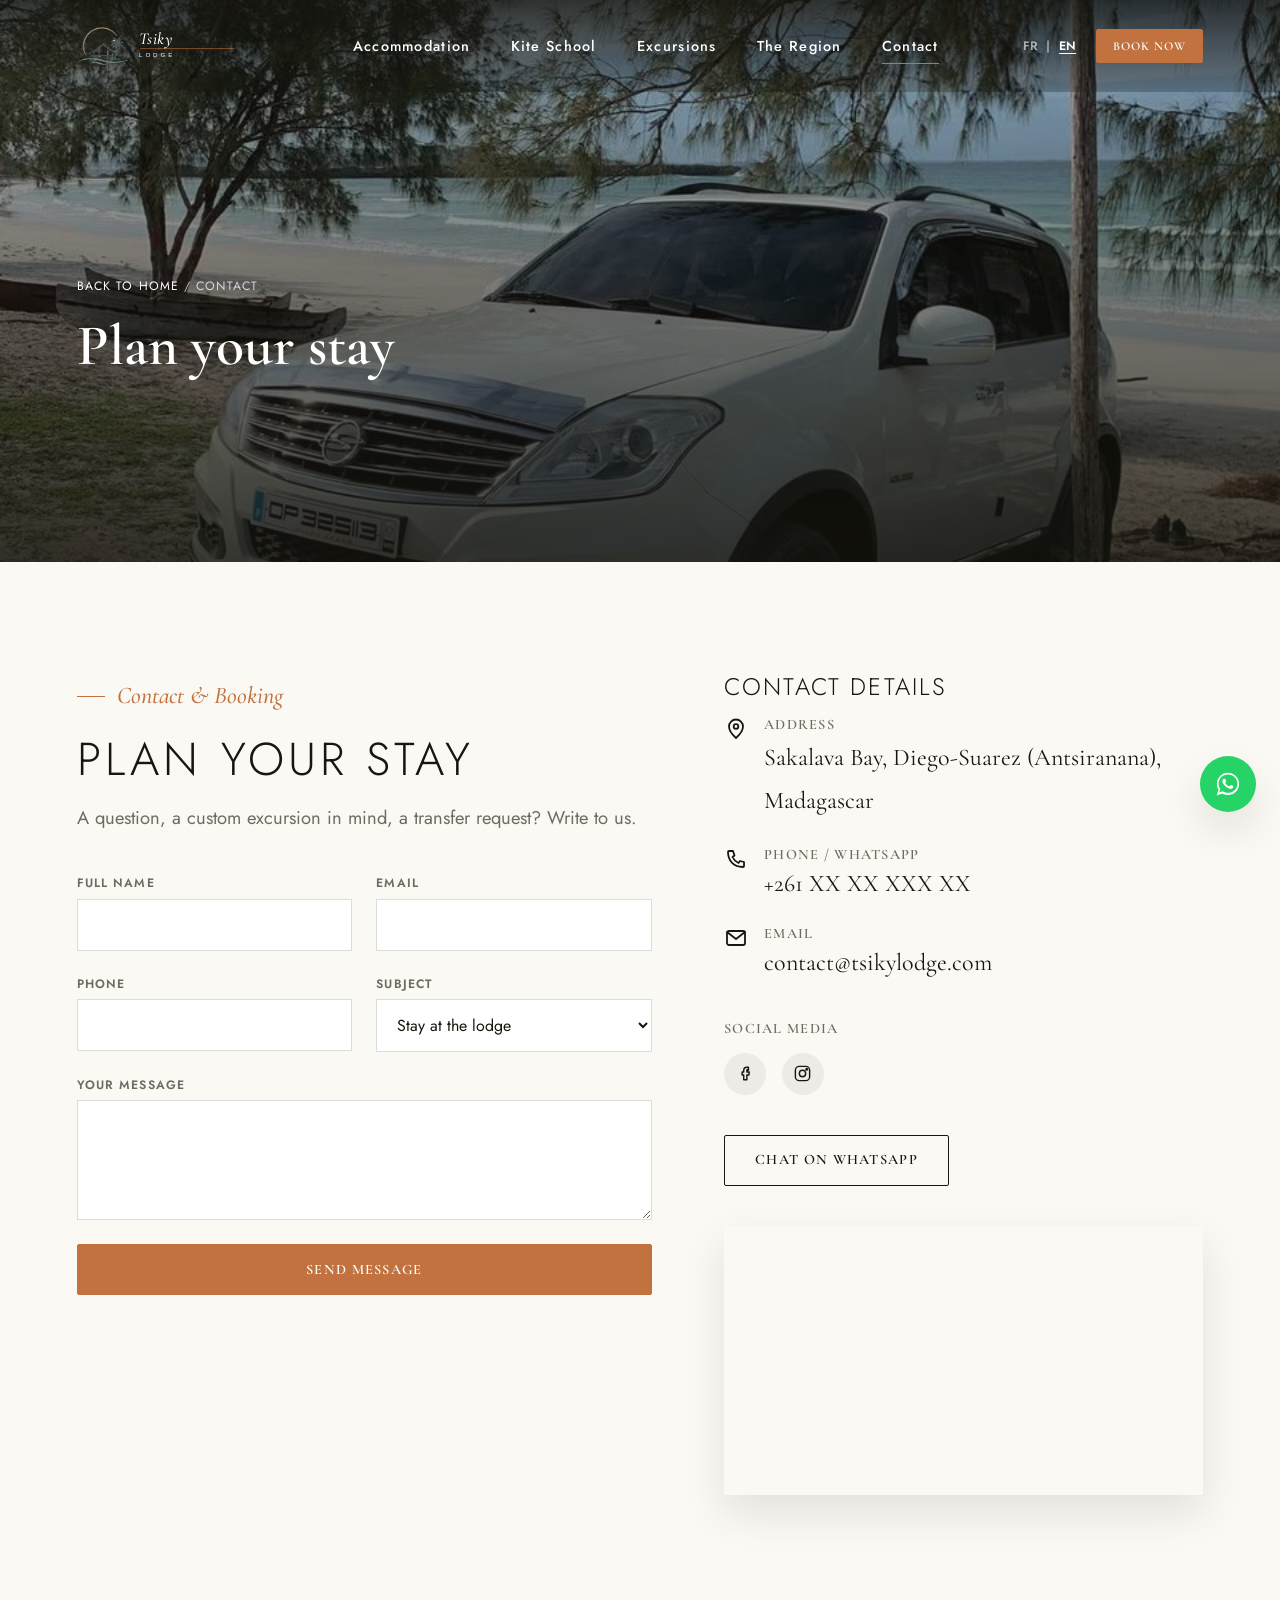
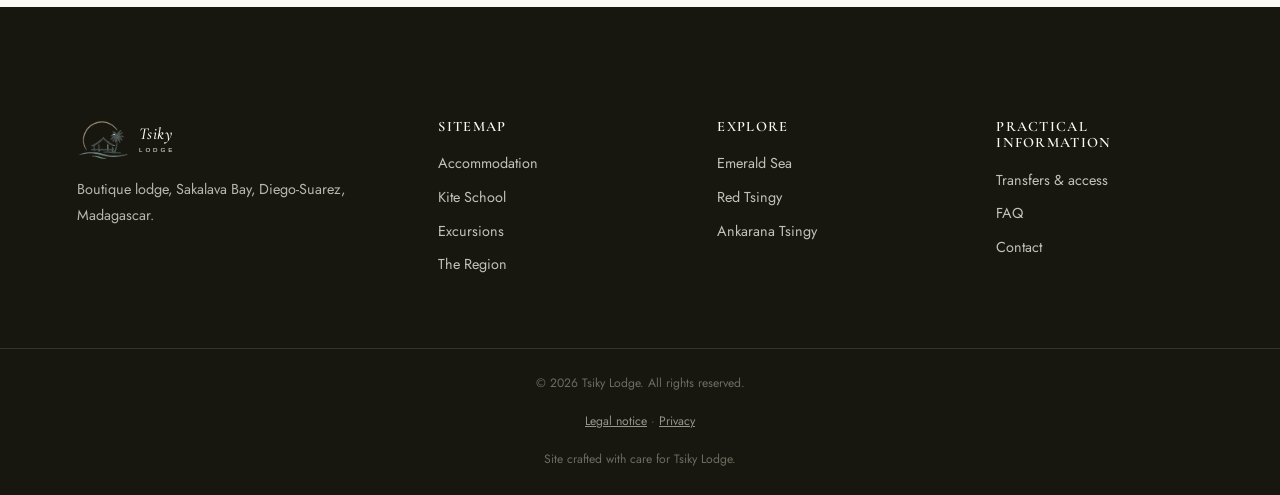
<file: contact.html>
<!DOCTYPE html>
<html lang="fr">
<head>
<meta charset="UTF-8">
<meta name="viewport" content="width=device-width, initial-scale=1.0">
<title data-i18n="meta.title.contact">Contact & réservation — Tsiky Lodge</title>
<meta name="description" content="Contactez le Tsiky Lodge pour réserver votre séjour, une excursion ou un transfert." data-i18n-attr="content:meta.description.contact">
<link rel="canonical" href="https://www.tsikylodge.com/contact.html">
<link rel="alternate" hreflang="fr" href="https://www.tsikylodge.com/contact.html">
<link rel="alternate" hreflang="en" href="https://www.tsikylodge.com/contact.html">
<link rel="alternate" hreflang="x-default" href="https://www.tsikylodge.com/contact.html">

<meta property="og:type" content="website">
<meta property="og:site_name" content="Tsiky Lodge">
<meta property="og:title" content="Contact & réservation — Tsiky Lodge" data-i18n-attr="content:meta.title.contact">
<meta property="og:description" content="Contactez le Tsiky Lodge pour réserver votre séjour, une excursion ou un transfert." data-i18n-attr="content:meta.description.contact">
<meta property="og:image" content="https://www.tsikylodge.com/assets/img/og-image.jpg">
<meta property="og:url" content="https://www.tsikylodge.com/contact.html">
<meta property="og:locale" content="fr_FR">

<meta name="twitter:card" content="summary_large_image">
<meta name="twitter:title" content="Contact & réservation — Tsiky Lodge" data-i18n-attr="content:meta.title.contact">
<meta name="twitter:description" content="Contactez le Tsiky Lodge pour réserver votre séjour, une excursion ou un transfert." data-i18n-attr="content:meta.description.contact">
<meta name="twitter:image" content="https://www.tsikylodge.com/assets/img/og-image.jpg">

<link rel="icon" href="assets/img/favicon.png" type="image/png">

<link rel="preconnect" href="https://fonts.googleapis.com">
<link rel="preconnect" href="https://fonts.gstatic.com" crossorigin>
<link href="https://fonts.googleapis.com/css2?family=Cormorant+Garamond:ital,wght@0,500;0,600;1,500;1,600&family=Jost:wght@300;400;500;600&display=swap" rel="stylesheet">

<link rel="stylesheet" href="css/reset.css">
<link rel="stylesheet" href="css/variables.css">
<link rel="stylesheet" href="css/main.css">
<link rel="stylesheet" href="css/responsive.css">
</head>
<body>
<a class="skip-link" href="#main-content" data-i18n="nav.skip">Aller au contenu principal</a>

<svg style="display:none" aria-hidden="true">
  <symbol id="icon-pin" viewBox="0 0 24 24" fill="none" stroke="currentColor" stroke-width="1.8" stroke-linecap="round" stroke-linejoin="round"><path d="M12 21s-7-6.2-7-11.5A7 7 0 0 1 19 9.5C19 14.8 12 21 12 21z"/><circle cx="12" cy="9.5" r="2.3"/></symbol>
  <symbol id="icon-mail" viewBox="0 0 24 24" fill="none" stroke="currentColor" stroke-width="1.8" stroke-linecap="round" stroke-linejoin="round"><rect x="3" y="5" width="18" height="14" rx="2"/><path d="M3 6l9 7 9-7"/></symbol>
  <symbol id="icon-phone" viewBox="0 0 24 24" fill="none" stroke="currentColor" stroke-width="1.8" stroke-linecap="round" stroke-linejoin="round"><path d="M5 4h4l1.5 4.5-2 1.5a12 12 0 0 0 6 6l1.5-2L20 15v4a1 1 0 0 1-1 1C10 20 4 14 4 5a1 1 0 0 1 1-1z"/></symbol>
  <symbol id="icon-facebook" viewBox="0 0 24 24" fill="none" stroke="currentColor" stroke-width="1.8" stroke-linecap="round" stroke-linejoin="round"><path d="M15 8h2V4h-2a4 4 0 0 0-4 4v2H9v4h2v6h4v-6h2.5l.5-4H15V8a1 1 0 0 1 1-1z"/></symbol>
  <symbol id="icon-instagram" viewBox="0 0 24 24" fill="none" stroke="currentColor" stroke-width="1.8" stroke-linecap="round" stroke-linejoin="round"><rect x="3" y="3" width="18" height="18" rx="5"/><circle cx="12" cy="12" r="4"/><circle cx="17.3" cy="6.7" r="1"/></symbol>
  <symbol id="icon-close" viewBox="0 0 24 24" fill="none" stroke="currentColor" stroke-width="2" stroke-linecap="round" stroke-linejoin="round"><path d="M6 6l12 12M18 6L6 18"/></symbol>
  <symbol id="icon-whatsapp" viewBox="0 0 32 32"><path d="M16 3C9 3 3.3 8.7 3.3 15.6c0 2.6.7 5 2 7.1L3 29l6.5-2.2c2 1.1 4.2 1.7 6.5 1.7 7 0 12.7-5.7 12.7-12.6C28.7 8.7 23 3 16 3zm0 23.1c-2 0-4-.5-5.7-1.6l-.4-.2-4 1.3 1.3-3.9-.3-.4a10.4 10.4 0 0 1-1.7-5.7C5.2 9.8 10 5 16 5s10.8 4.8 10.8 10.6S22 26.1 16 26.1zm5.9-7.9c-.3-.2-1.9-.9-2.2-1s-.5-.2-.7.2-.8 1-1 1.2-.4.2-.7.1a8.7 8.7 0 0 1-2.6-1.6 9.6 9.6 0 0 1-1.8-2.2c-.2-.3 0-.5.1-.6l.5-.6.3-.5c.1-.2 0-.4 0-.5s-.7-1.7-1-2.3-.5-.5-.7-.5h-.6c-.2 0-.5.1-.8.4a3.5 3.5 0 0 0-1.1 2.6c0 1.5 1.1 3 1.2 3.2s2.2 3.4 5.3 4.6c.7.3 1.3.5 1.7.6.7.2 1.4.2 1.9.1.6-.1 1.9-.8 2.1-1.5s.3-1.4.2-1.5-.3-.2-.6-.3z"/></symbol>
</svg>

<header class="site-header site-header--transparent" data-transparent-hero>
  <div class="container">
    <a href="index.html" class="logo" aria-label="Tsiky Lodge — accueil">
      <img src="assets/img/logo-tsiky-lodge-icon.png" alt="" class="logo-icon" loading="lazy" width="60" height="47">
      <svg viewBox="0 0 320 90" role="img" aria-hidden="true"><text x="0" y="42" font-family="'Cormorant Garamond', Georgia, serif" font-size="40" letter-spacing="1" fill="#fff" font-weight="500" font-style="italic">Tsiky</text><text x="0" y="72" font-family="Arial, sans-serif" font-size="15" letter-spacing="7" fill="#C1723F">LODGE</text><line x1="2" y1="52" x2="230" y2="52" stroke="#C1723F" stroke-width="1.5"/></svg>
    </a>
    <nav class="main-nav" aria-label="Navigation principale">
      <ul class="nav-list">
        <li><a class="nav-link" href="hebergements.html" data-i18n="nav.accommodations">Hébergements</a></li>
        <li><a class="nav-link" href="kite.html" data-i18n="nav.kite">École de kite</a></li>
        <li><a class="nav-link" href="excursions.html" data-i18n="nav.excursions">Excursions</a></li>
        <li><a class="nav-link" href="index.html#region" data-i18n="nav.region">La région</a></li>
        <li><a class="nav-link" href="contact.html" aria-current="true" data-i18n="nav.contact">Contact</a></li>
      </ul>
    </nav>
    <div class="header-actions">
      <div class="lang-switch" role="group" data-i18n-attr="aria-label:nav.langSwitchLabel">
        <button type="button" data-lang="fr" aria-pressed="true" data-i18n="nav.lang.fr">FR</button>
        <span class="lang-divider" aria-hidden="true">|</span>
        <button type="button" data-lang="en" aria-pressed="false" data-i18n="nav.lang.en">EN</button>
      </div>
      <a class="btn btn-primary btn-sm" href="#contact-form" data-i18n="nav.book">Réserver</a>
      <button class="menu-toggle" aria-expanded="false" aria-controls="mobile-menu" aria-label="Ouvrir le menu" data-i18n-attr="aria-label:nav.openMenu">
        <span></span><span></span><span></span>
      </button>
    </div>
  </div>
</header>

<div class="mobile-menu" id="mobile-menu">
  <div class="mobile-menu-top">
    <a href="index.html" class="logo" aria-label="Tsiky Lodge — accueil">
      <img src="assets/img/logo-tsiky-lodge-icon.png" alt="" class="logo-icon" loading="lazy" width="60" height="47">
      <svg viewBox="0 0 320 90" role="img" aria-hidden="true"><text x="0" y="42" font-family="'Cormorant Garamond', Georgia, serif" font-size="40" letter-spacing="1" fill="#fff" font-weight="500" font-style="italic">Tsiky</text><text x="0" y="72" font-family="Arial, sans-serif" font-size="15" letter-spacing="7" fill="#C1723F">LODGE</text></svg>
    </a>
    <button class="mobile-menu-close" aria-label="Fermer le menu" data-i18n-attr="aria-label:nav.closeMenu"></button>
  </div>
  <ul class="mobile-nav-list">
    <li><a href="hebergements.html" data-i18n="nav.accommodations">Hébergements</a></li>
    <li><a href="kite.html" data-i18n="nav.kite">École de kite</a></li>
    <li><a href="excursions.html" data-i18n="nav.excursions">Excursions</a></li>
    <li><a href="index.html#region" data-i18n="nav.region">La région</a></li>
    <li><a href="contact.html" data-i18n="nav.contact">Contact</a></li>
  </ul>
  <div class="mobile-menu-footer">
    <div class="mobile-lang-switch" role="group">
      <button type="button" data-lang="fr" aria-pressed="true" data-i18n="nav.lang.fr">FR</button>
      <button type="button" data-lang="en" aria-pressed="false" data-i18n="nav.lang.en">EN</button>
    </div>
    <a class="btn btn-primary" href="#contact-form" data-i18n="nav.book">Réserver</a>
  </div>
</div>

<main id="main-content">

  <section class="page-hero">
    <div class="page-hero-media">
      <img src="assets/img/transfert-4x4.jpg" alt="Contact Tsiky Lodge" width="1600" height="1067" fetchpriority="high">
    </div>
    <div class="container page-hero-content">
      <p class="breadcrumb"><a href="index.html" data-i18n="common.backHome">Retour à l'accueil</a> / <span data-i18n="nav.contact">Contact</span></p>
      <h1 data-i18n="contact.title">Préparer votre séjour</h1>
    </div>
  </section>

  <section id="contact-form" aria-labelledby="contact-page-title">
    <div class="container contact-grid">
      <div data-reveal>
        <p class="section-kicker" data-i18n="contact.kicker">Contact & réservation</p>
        <h2 class="section-title" id="contact-page-title" data-i18n="contact.title">Préparer votre séjour</h2>
        <p class="section-lede" data-i18n="contact.lede">Une question, une envie d'excursion sur mesure ? Écrivez-nous.</p>

        <form class="contact-form" action="https://formspree.io/f/REMPLACER-PAR-ID-FORMSPREE" method="POST" style="margin-top: var(--space-lg);">
          <!-- TODO client : remplacer par votre endpoint Formspree, ou action="mailto:contact@tsikylodge.com" -->
          <div class="form-row">
            <div class="form-group">
              <label for="ct-name" data-i18n="contact.form.name">Nom complet</label>
              <input type="text" id="ct-name" name="name" required>
            </div>
            <div class="form-group">
              <label for="ct-email" data-i18n="contact.form.email">Email</label>
              <input type="email" id="ct-email" name="email" required>
            </div>
          </div>
          <div class="form-row">
            <div class="form-group">
              <label for="ct-phone" data-i18n="contact.form.phone">Téléphone</label>
              <input type="tel" id="ct-phone" name="phone">
            </div>
            <div class="form-group">
              <label for="ct-subject" data-i18n="contact.form.subject">Objet</label>
              <select id="ct-subject" name="subject">
                <option value="stay" data-i18n="contact.form.subject.stay">Séjour au lodge</option>
                <option value="excursion" data-i18n="contact.form.subject.excursion">Excursion</option>
                <option value="transfer" data-i18n="contact.form.subject.transfer">Transfert</option>
                <option value="other" data-i18n="contact.form.subject.other">Autre demande</option>
              </select>
            </div>
          </div>
          <div class="form-group">
            <label for="ct-message" data-i18n="contact.form.message">Votre message</label>
            <textarea id="ct-message" name="message" required></textarea>
          </div>
          <button type="submit" class="btn btn-primary" data-i18n="contact.form.submit">Envoyer le message</button>
        </form>
      </div>

      <div data-reveal>
        <h3 class="section-title" style="font-size: var(--fs-lg)" data-i18n="contact.info.title">Coordonnées</h3>
        <div class="contact-info-list">
          <div class="contact-info-item">
            <svg aria-hidden="true"><use href="#icon-pin"></use></svg>
            <div><h3 data-i18n="contact.info.address.label">Adresse</h3><p data-i18n="contact.info.address.value">Baie Sakalava, Diego-Suarez, Madagascar</p></div>
          </div>
          <div class="contact-info-item">
            <svg aria-hidden="true"><use href="#icon-phone"></use></svg>
            <div><h3 data-i18n="contact.info.phone.label">Téléphone / WhatsApp</h3><a href="tel:+261XXXXXXXXX">+261 XX XX XXX XX</a></div>
          </div>
          <div class="contact-info-item">
            <svg aria-hidden="true"><use href="#icon-mail"></use></svg>
            <div><h3 data-i18n="contact.info.email.label">Email</h3><a href="mailto:contact@tsikylodge.com">contact@tsikylodge.com</a></div>
          </div>
        </div>

        <div style="margin-top: var(--space-lg)">
          <h3 style="font-size: var(--fs-sm); text-transform:uppercase; letter-spacing:var(--ls-wide); color:var(--color-text-muted); margin-bottom:0.4em" data-i18n="contact.info.social.label">Réseaux sociaux</h3>
          <div class="social-links">
            <a href="https://www.facebook.com/" aria-label="Facebook" target="_blank" rel="noopener"><svg aria-hidden="true"><use href="#icon-facebook"></use></svg></a>
            <a href="https://www.instagram.com/" aria-label="Instagram" target="_blank" rel="noopener"><svg aria-hidden="true"><use href="#icon-instagram"></use></svg></a>
          </div>
        </div>

        <a class="btn btn-outline" style="margin-top: var(--space-lg)" href="#" data-whatsapp-link target="_blank" rel="noopener" data-i18n="contact.whatsappBtn">Discuter sur WhatsApp</a>

        <div class="map-frame" style="margin-top: var(--space-lg)">
          <iframe title="Carte de localisation du Tsiky Lodge" data-i18n-attr="title:contact.mapTitle" loading="lazy" src="https://www.openstreetmap.org/export/embed.html?bbox=49.30%2C-12.48%2C49.44%2C-12.36&layer=mapnik&marker=-12.42%2C49.37" allowfullscreen></iframe>
        </div>
      </div>
    </div>
  </section>

</main>

<footer class="site-footer">
  <div class="container footer-grid">
    <div class="footer-brand">
      <a href="index.html" class="logo" aria-label="Tsiky Lodge">
        <img src="assets/img/logo-tsiky-lodge-icon.png" alt="" class="logo-icon" loading="lazy" width="60" height="47">
      <svg viewBox="0 0 320 90" role="img" aria-hidden="true"><text x="0" y="42" font-family="'Cormorant Garamond', Georgia, serif" font-size="40" letter-spacing="1" fill="#FBF9F4" font-weight="500" font-style="italic">Tsiky</text><text x="0" y="72" font-family="Arial, sans-serif" font-size="15" letter-spacing="7" fill="#C1723F">LODGE</text></svg>
      </a>
      <p data-i18n="footer.tagline">Lodge de charme, Baie Sakalava, Diego-Suarez, Madagascar.</p>
    </div>
    <div class="footer-col">
      <h3 data-i18n="footer.sitemap.title">Plan du site</h3>
      <ul>
        <li><a href="hebergements.html" data-i18n="nav.accommodations">Hébergements</a></li>
        <li><a href="kite.html" data-i18n="nav.kite">École de kite</a></li>
        <li><a href="excursions.html" data-i18n="nav.excursions">Excursions</a></li>
        <li><a href="index.html#region" data-i18n="nav.region">La région</a></li>
      </ul>
    </div>
    <div class="footer-col">
      <h3 data-i18n="footer.explore.title">Explorer</h3>
      <ul>
        <li><a href="excursions.html#emeraude" data-i18n="footer.explore.emeraude">Mer d'Émeraude</a></li>
        <li><a href="excursions.html#tsingy-rouge" data-i18n="footer.explore.tsingyRouge">Tsingy Rouge</a></li>
        <li><a href="excursions.html#ankarana" data-i18n="footer.explore.ankarana">Tsingy de l'Ankarana</a></li>
      </ul>
    </div>
    <div class="footer-col">
      <h3 data-i18n="footer.practical.title">Informations pratiques</h3>
      <ul>
        <li><a href="index.html#transferts" data-i18n="footer.practical.transfers">Transferts & accès</a></li>
        <li><a href="index.html#region" data-i18n="footer.practical.faq">Questions fréquentes</a></li>
        <li><a href="contact.html" data-i18n="footer.practical.contact">Contact</a></li>
      </ul>
    </div>
  </div>
  <div class="container footer-bottom">
    <p data-i18n="footer.rights">© 2026 Tsiky Lodge. Tous droits réservés.</p>
    <p><a href="#" data-i18n="footer.legal.mentions">Mentions légales</a> · <a href="#" data-i18n="footer.legal.privacy">Confidentialité</a></p>
    <p data-i18n="footer.credits">Site conçu avec soin pour Tsiky Lodge.</p>
  </div>
</footer>

<a class="whatsapp-float" href="#" data-whatsapp-link target="_blank" rel="noopener" aria-label="Contacter Tsiky Lodge sur WhatsApp" data-i18n-attr="aria-label:whatsapp.ariaLabel">
  <svg aria-hidden="true"><use href="#icon-whatsapp"></use></svg>
</a>

<div class="mobile-booking-bar">
  <a class="btn btn-outline" href="#" data-whatsapp-link target="_blank" rel="noopener" aria-label="WhatsApp">
    <svg width="18" height="18" aria-hidden="true"><use href="#icon-phone"></use></svg>
  </a>
  <a class="btn btn-primary" href="#contact-form" data-i18n="nav.book">Réserver</a>
</div>

<script src="js/i18n.js"></script>
<script src="js/nav.js"></script>
<script src="js/scroll-reveal.js"></script>
<script src="js/gallery.js"></script>
<script src="js/booking.js"></script>
<script src="js/main.js"></script>
</body>
</html>
</file>
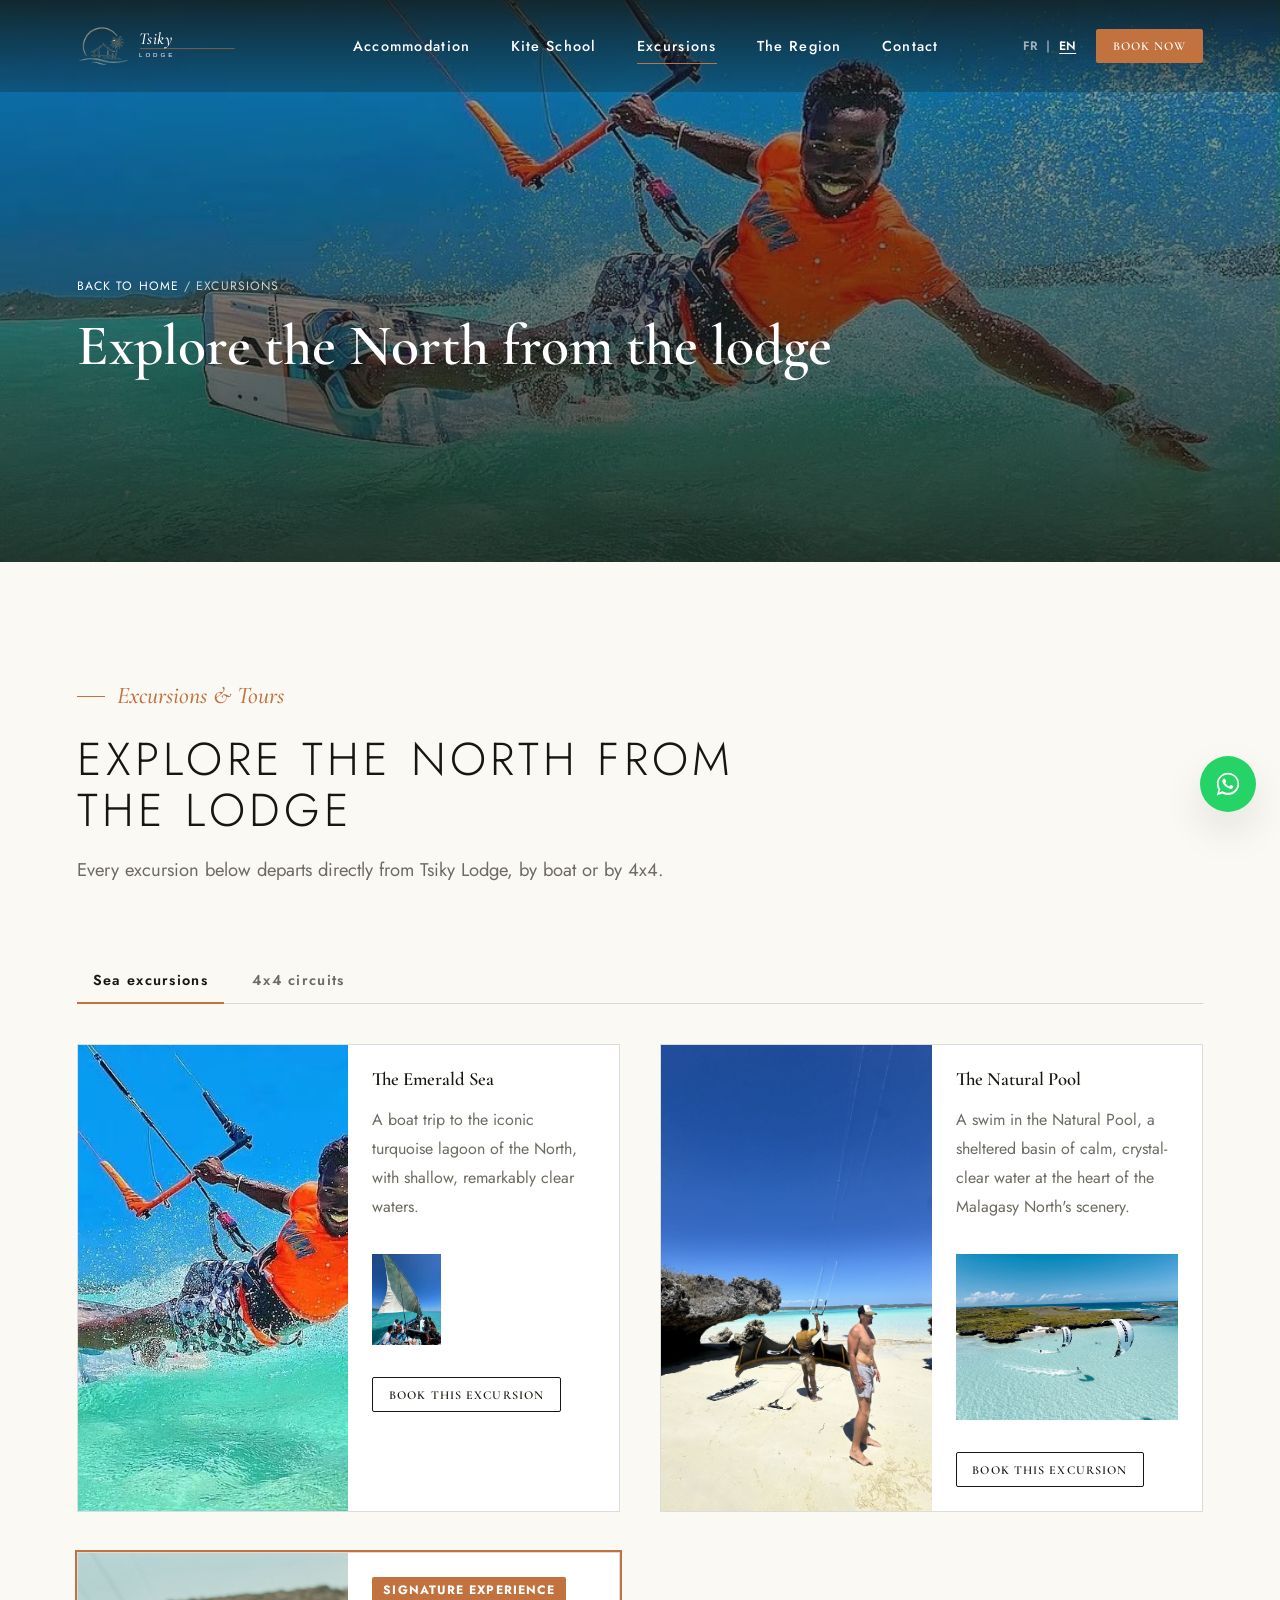
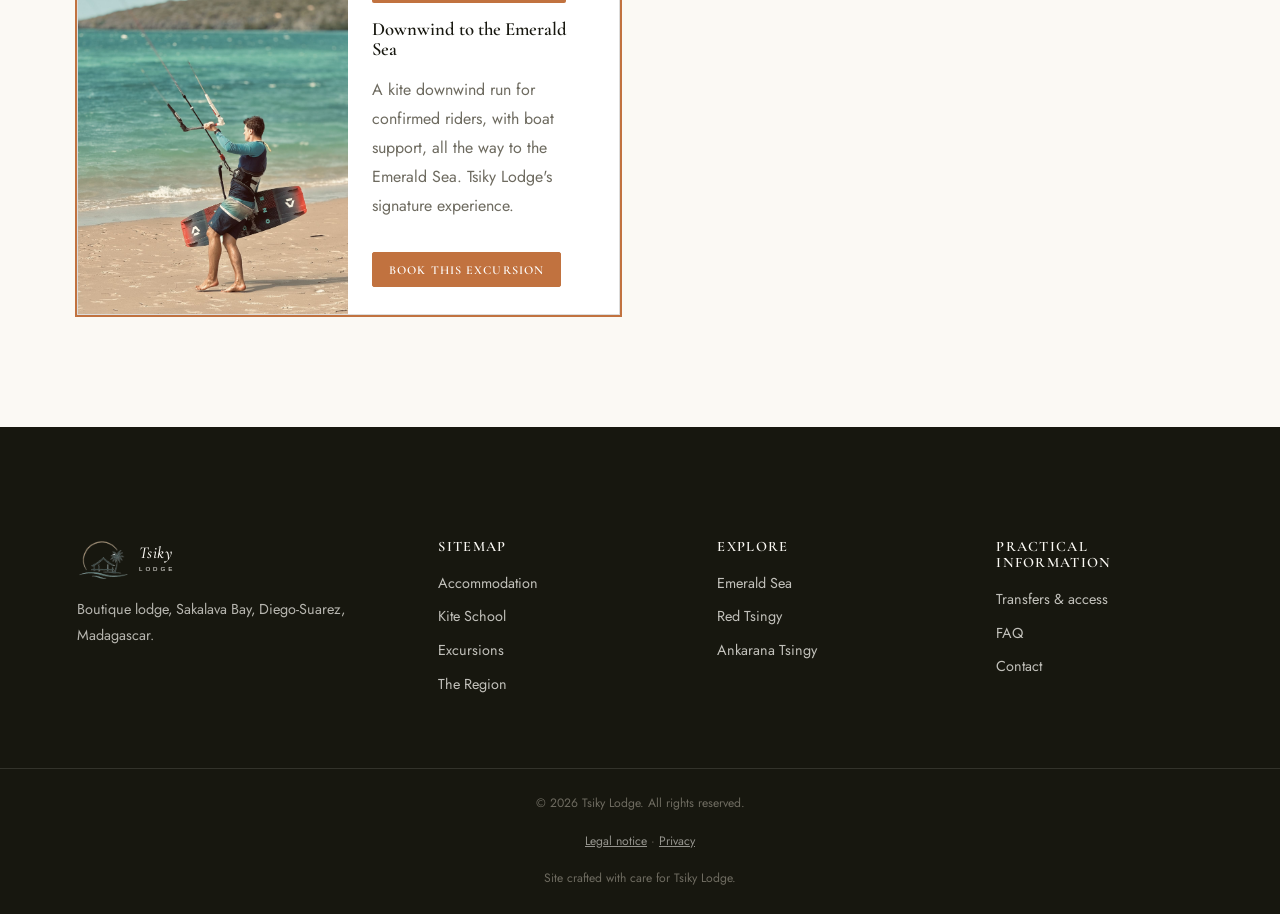
<file: excursions.html>
<!DOCTYPE html>
<html lang="fr">
<head>
<meta charset="UTF-8">
<meta name="viewport" content="width=device-width, initial-scale=1.0">
<title data-i18n="meta.title.excursions">Excursions & circuits — Tsiky Lodge</title>
<meta name="description" content="Mer d'Émeraude, Piscine Naturelle, downwind, Trois Baies, Tsingy Rouge, Tsingy de l'Ankarana." data-i18n-attr="content:meta.description.excursions">
<link rel="canonical" href="https://www.tsikylodge.com/excursions.html">
<link rel="alternate" hreflang="fr" href="https://www.tsikylodge.com/excursions.html">
<link rel="alternate" hreflang="en" href="https://www.tsikylodge.com/excursions.html">
<link rel="alternate" hreflang="x-default" href="https://www.tsikylodge.com/excursions.html">

<meta property="og:type" content="website">
<meta property="og:site_name" content="Tsiky Lodge">
<meta property="og:title" content="Excursions & circuits — Tsiky Lodge" data-i18n-attr="content:meta.title.excursions">
<meta property="og:description" content="Mer d'Émeraude, Piscine Naturelle, downwind, Trois Baies, Tsingy Rouge, Tsingy de l'Ankarana." data-i18n-attr="content:meta.description.excursions">
<meta property="og:image" content="https://www.tsikylodge.com/assets/img/og-image.jpg">
<meta property="og:url" content="https://www.tsikylodge.com/excursions.html">
<meta property="og:locale" content="fr_FR">

<meta name="twitter:card" content="summary_large_image">
<meta name="twitter:title" content="Excursions & circuits — Tsiky Lodge" data-i18n-attr="content:meta.title.excursions">
<meta name="twitter:description" content="Mer d'Émeraude, Piscine Naturelle, downwind, Trois Baies, Tsingy Rouge, Tsingy de l'Ankarana." data-i18n-attr="content:meta.description.excursions">
<meta name="twitter:image" content="https://www.tsikylodge.com/assets/img/og-image.jpg">

<link rel="icon" href="assets/img/favicon.png" type="image/png">

<link rel="preconnect" href="https://fonts.googleapis.com">
<link rel="preconnect" href="https://fonts.gstatic.com" crossorigin>
<link href="https://fonts.googleapis.com/css2?family=Cormorant+Garamond:ital,wght@0,500;0,600;1,500;1,600&family=Jost:wght@300;400;500;600&display=swap" rel="stylesheet">

<link rel="stylesheet" href="css/reset.css">
<link rel="stylesheet" href="css/variables.css">
<link rel="stylesheet" href="css/main.css">
<link rel="stylesheet" href="css/responsive.css">

<script type="application/ld+json">
{
  "@context": "https://schema.org",
  "@graph": [
    { "@type": "TouristAttraction", "name": "La Mer d'Émeraude", "description": "Lagon turquoise emblématique du Nord de Madagascar, accessible en excursion bateau depuis Tsiky Lodge." },
    { "@type": "TouristAttraction", "name": "La Piscine Naturelle", "description": "Bassin naturel aux eaux calmes et cristallines, accessible en excursion bateau depuis Tsiky Lodge." },
    { "@type": "TouristAttraction", "name": "Downwind jusqu'à la Mer d'Émeraude", "description": "Navigation downwind en kite avec assistance bateau, expérience signature du Tsiky Lodge." },
    { "@type": "TouristAttraction", "name": "Les Trois Baies", "description": "Baie des Dunes, Baie des Pigeons et Baie Sakalava, circuit 4x4 depuis Tsiky Lodge." },
    { "@type": "TouristAttraction", "name": "Le Tsingy Rouge", "description": "Formations rocheuses de latérite, circuit 4x4 depuis Tsiky Lodge." },
    { "@type": "TouristAttraction", "name": "Les Tsingy de l'Ankarana", "description": "Massif karstique et forêts sèches, circuit 4x4 depuis Tsiky Lodge." },
    { "@type": "TouristAttraction", "name": "Les Baobabs", "description": "Baobabs multiséculaires du Nord de Madagascar, circuit 4x4 depuis Tsiky Lodge." },
    { "@type": "TouristAttraction", "name": "La Montagne des Français", "description": "Randonnée entre forêt sèche et falaises calcaires au-dessus de la baie de Diego-Suarez, circuit 4x4 depuis Tsiky Lodge." },
    { "@type": "TouristAttraction", "name": "La Montagne d'Ambre", "description": "Parc national de forêt tropicale humide, cascades et lémuriens, circuit 4x4 depuis Tsiky Lodge." },
    { "@type": "TouristAttraction", "name": "Nosy Hara", "description": "Archipel préservé aux eaux turquoise, circuit depuis Tsiky Lodge." },
    { "@type": "TouristAttraction", "name": "Nosy Lonjo", "description": "Îlot rocheux emblématique du lagon, accessible en bateau depuis Tsiky Lodge." },
    { "@type": "TouristAttraction", "name": "Excursion en quad", "description": "Pistes de brousse et paysages sauvages du Nord de Madagascar, en quad depuis Tsiky Lodge." },
    { "@type": "TouristAttraction", "name": "Cap d'Ambre & le Phare", "description": "Phare historique à la pointe nord de Madagascar, circuit depuis Tsiky Lodge." }
  ]
}
</script>
</head>
<body>
<a class="skip-link" href="#main-content" data-i18n="nav.skip">Aller au contenu principal</a>

<svg style="display:none" aria-hidden="true">
  <symbol id="icon-pin" viewBox="0 0 24 24" fill="none" stroke="currentColor" stroke-width="1.8" stroke-linecap="round" stroke-linejoin="round"><path d="M12 21s-7-6.2-7-11.5A7 7 0 0 1 19 9.5C19 14.8 12 21 12 21z"/><circle cx="12" cy="9.5" r="2.3"/></symbol>
  <symbol id="icon-chevron-left" viewBox="0 0 24 24" fill="none" stroke="currentColor" stroke-width="2" stroke-linecap="round" stroke-linejoin="round"><path d="M15 5l-7 7 7 7"/></symbol>
  <symbol id="icon-chevron-right" viewBox="0 0 24 24" fill="none" stroke="currentColor" stroke-width="2" stroke-linecap="round" stroke-linejoin="round"><path d="M9 5l7 7-7 7"/></symbol>
  <symbol id="icon-close" viewBox="0 0 24 24" fill="none" stroke="currentColor" stroke-width="2" stroke-linecap="round" stroke-linejoin="round"><path d="M6 6l12 12M18 6L6 18"/></symbol>
  <symbol id="icon-facebook" viewBox="0 0 24 24" fill="none" stroke="currentColor" stroke-width="1.8" stroke-linecap="round" stroke-linejoin="round"><path d="M15 8h2V4h-2a4 4 0 0 0-4 4v2H9v4h2v6h4v-6h2.5l.5-4H15V8a1 1 0 0 1 1-1z"/></symbol>
  <symbol id="icon-instagram" viewBox="0 0 24 24" fill="none" stroke="currentColor" stroke-width="1.8" stroke-linecap="round" stroke-linejoin="round"><rect x="3" y="3" width="18" height="18" rx="5"/><circle cx="12" cy="12" r="4"/><circle cx="17.3" cy="6.7" r="1"/></symbol>
  <symbol id="icon-phone" viewBox="0 0 24 24" fill="none" stroke="currentColor" stroke-width="1.8" stroke-linecap="round" stroke-linejoin="round"><path d="M5 4h4l1.5 4.5-2 1.5a12 12 0 0 0 6 6l1.5-2L20 15v4a1 1 0 0 1-1 1C10 20 4 14 4 5a1 1 0 0 1 1-1z"/></symbol>
  <symbol id="icon-whatsapp" viewBox="0 0 32 32"><path d="M16 3C9 3 3.3 8.7 3.3 15.6c0 2.6.7 5 2 7.1L3 29l6.5-2.2c2 1.1 4.2 1.7 6.5 1.7 7 0 12.7-5.7 12.7-12.6C28.7 8.7 23 3 16 3zm0 23.1c-2 0-4-.5-5.7-1.6l-.4-.2-4 1.3 1.3-3.9-.3-.4a10.4 10.4 0 0 1-1.7-5.7C5.2 9.8 10 5 16 5s10.8 4.8 10.8 10.6S22 26.1 16 26.1zm5.9-7.9c-.3-.2-1.9-.9-2.2-1s-.5-.2-.7.2-.8 1-1 1.2-.4.2-.7.1a8.7 8.7 0 0 1-2.6-1.6 9.6 9.6 0 0 1-1.8-2.2c-.2-.3 0-.5.1-.6l.5-.6.3-.5c.1-.2 0-.4 0-.5s-.7-1.7-1-2.3-.5-.5-.7-.5h-.6c-.2 0-.5.1-.8.4a3.5 3.5 0 0 0-1.1 2.6c0 1.5 1.1 3 1.2 3.2s2.2 3.4 5.3 4.6c.7.3 1.3.5 1.7.6.7.2 1.4.2 1.9.1.6-.1 1.9-.8 2.1-1.5s.3-1.4.2-1.5-.3-.2-.6-.3z"/></symbol>
</svg>

<header class="site-header site-header--transparent" data-transparent-hero>
  <div class="container">
    <a href="index.html" class="logo" aria-label="Tsiky Lodge — accueil">
      <img src="assets/img/logo-tsiky-lodge-icon.png" alt="" class="logo-icon" loading="lazy" width="60" height="47">
      <svg viewBox="0 0 320 90" role="img" aria-hidden="true"><text x="0" y="42" font-family="'Cormorant Garamond', Georgia, serif" font-size="40" letter-spacing="1" fill="#fff" font-weight="500" font-style="italic">Tsiky</text><text x="0" y="72" font-family="Arial, sans-serif" font-size="15" letter-spacing="7" fill="#C1723F">LODGE</text><line x1="2" y1="52" x2="230" y2="52" stroke="#C1723F" stroke-width="1.5"/></svg>
    </a>
    <nav class="main-nav" aria-label="Navigation principale">
      <ul class="nav-list">
        <li><a class="nav-link" href="hebergements.html" data-i18n="nav.accommodations">Hébergements</a></li>
        <li><a class="nav-link" href="kite.html" data-i18n="nav.kite">École de kite</a></li>
        <li><a class="nav-link" href="excursions.html" aria-current="true" data-i18n="nav.excursions">Excursions</a></li>
        <li><a class="nav-link" href="index.html#region" data-i18n="nav.region">La région</a></li>
        <li><a class="nav-link" href="contact.html" data-i18n="nav.contact">Contact</a></li>
      </ul>
    </nav>
    <div class="header-actions">
      <div class="lang-switch" role="group" data-i18n-attr="aria-label:nav.langSwitchLabel">
        <button type="button" data-lang="fr" aria-pressed="true" data-i18n="nav.lang.fr">FR</button>
        <span class="lang-divider" aria-hidden="true">|</span>
        <button type="button" data-lang="en" aria-pressed="false" data-i18n="nav.lang.en">EN</button>
      </div>
      <a class="btn btn-primary btn-sm" href="contact.html" data-i18n="nav.book">Réserver</a>
      <button class="menu-toggle" aria-expanded="false" aria-controls="mobile-menu" aria-label="Ouvrir le menu" data-i18n-attr="aria-label:nav.openMenu">
        <span></span><span></span><span></span>
      </button>
    </div>
  </div>
</header>

<div class="mobile-menu" id="mobile-menu">
  <div class="mobile-menu-top">
    <a href="index.html" class="logo" aria-label="Tsiky Lodge — accueil">
      <img src="assets/img/logo-tsiky-lodge-icon.png" alt="" class="logo-icon" loading="lazy" width="60" height="47">
      <svg viewBox="0 0 320 90" role="img" aria-hidden="true"><text x="0" y="42" font-family="'Cormorant Garamond', Georgia, serif" font-size="40" letter-spacing="1" fill="#fff" font-weight="500" font-style="italic">Tsiky</text><text x="0" y="72" font-family="Arial, sans-serif" font-size="15" letter-spacing="7" fill="#C1723F">LODGE</text></svg>
    </a>
    <button class="mobile-menu-close" aria-label="Fermer le menu" data-i18n-attr="aria-label:nav.closeMenu"></button>
  </div>
  <ul class="mobile-nav-list">
    <li><a href="hebergements.html" data-i18n="nav.accommodations">Hébergements</a></li>
    <li><a href="kite.html" data-i18n="nav.kite">École de kite</a></li>
    <li><a href="excursions.html" data-i18n="nav.excursions">Excursions</a></li>
    <li><a href="index.html#region" data-i18n="nav.region">La région</a></li>
    <li><a href="contact.html" data-i18n="nav.contact">Contact</a></li>
  </ul>
  <div class="mobile-menu-footer">
    <div class="mobile-lang-switch" role="group">
      <button type="button" data-lang="fr" aria-pressed="true" data-i18n="nav.lang.fr">FR</button>
      <button type="button" data-lang="en" aria-pressed="false" data-i18n="nav.lang.en">EN</button>
    </div>
    <a class="btn btn-primary" href="contact.html" data-i18n="nav.book">Réserver</a>
  </div>
</div>

<main id="main-content">

  <section class="page-hero">
    <div class="page-hero-media">
      <img src="assets/img/mer-emeraude-01.jpg" alt="Excursions et circuits au départ du Tsiky Lodge" width="1600" height="1067" fetchpriority="high">
    </div>
    <div class="container page-hero-content">
      <p class="breadcrumb"><a href="index.html" data-i18n="common.backHome">Retour à l'accueil</a> / <span data-i18n="nav.excursions">Excursions</span></p>
      <h1 data-i18n="excursions.title">Explorer le Nord depuis le lodge</h1>
    </div>
  </section>

  <section aria-labelledby="excursions-page-title">
    <div class="container">
      <div class="section-head" data-reveal>
        <p class="section-kicker" data-i18n="excursions.kicker">Excursions & circuits</p>
        <h2 class="section-title" id="excursions-page-title" data-i18n="excursions.title">Explorer le Nord depuis le lodge</h2>
        <p class="section-lede" data-i18n="excursions.lede">Toutes les excursions ci-dessous partent directement du Tsiky Lodge.</p>
      </div>

      <div data-tabs data-reveal>
        <div class="tabs" role="tablist" aria-label="Catégories d'excursions">
          <button class="tab-btn" role="tab" id="tab-sea" aria-selected="true" aria-controls="panel-sea" tabindex="0" data-i18n="excursions.tab.sea">Excursions en mer</button>
          <button class="tab-btn" role="tab" id="tab-4x4" aria-selected="false" aria-controls="panel-4x4" tabindex="-1" data-i18n="excursions.tab.4x4">Circuits 4x4</button>
        </div>

        <div class="tab-panel is-active" id="panel-sea" role="tabpanel" aria-labelledby="tab-sea">
          <div class="excursion-grid">
            <article class="excursion-card" id="emeraude" data-reveal>
              <div class="excursion-card__media"><img src="assets/img/mer-emeraude-01.jpg" loading="lazy" width="1600" height="1067" alt="Lagon turquoise de la Mer d'Émeraude vu du bateau" data-i18n-attr="alt:excursion.emeraude.alt"></div>
              <div class="excursion-card__body">
                <h3 data-i18n="excursion.emeraude.title">La Mer d'Émeraude</h3>
                <p data-i18n="excursion.emeraude.desc">Sortie en mer vers le lagon turquoise emblématique du Nord.</p>
                <div class="gallery-grid" style="grid-template-columns: repeat(3,1fr); margin-top: var(--space-sm);">
                  <img src="assets/img/mer-emeraude-02.jpg" loading="lazy" width="1200" height="900" alt="Mer d'Émeraude 2" style="border-radius:var(--radius-sm)">
                </div>
                <button class="btn btn-outline btn-sm" style="align-self:flex-start; margin-top: var(--space-sm);" data-book-generic data-i18n="excursion.bookBtn">Réserver cette excursion</button>
              </div>
            </article>

            <article class="excursion-card" id="piscine-naturelle" data-reveal>
              <div class="excursion-card__media"><img src="assets/img/piscine-naturelle-01.jpg" loading="lazy" width="1600" height="1067" alt="Baignade dans la Piscine Naturelle" data-i18n-attr="alt:excursion.piscine.alt"></div>
              <div class="excursion-card__body">
                <h3 data-i18n="excursion.piscine.title">La Piscine Naturelle</h3>
                <p data-i18n="excursion.piscine.desc">Baignade dans la piscine naturelle.</p>
                <img src="assets/img/piscine-naturelle-02.jpg" loading="lazy" width="1200" height="900" alt="Piscine Naturelle 2" style="border-radius:var(--radius-sm); margin-top:var(--space-sm)">
                <button class="btn btn-outline btn-sm" style="align-self:flex-start; margin-top: var(--space-sm);" data-book-generic data-i18n="excursion.bookBtn">Réserver cette excursion</button>
              </div>
            </article>

            <article class="excursion-card excursion-card--signature" id="downwind" data-reveal>
              <div class="excursion-card__media"><img src="assets/img/downwind-01.jpg" loading="lazy" width="1600" height="1067" alt="Rider en downwind kite vers la Mer d'Émeraude" data-i18n-attr="alt:excursion.downwind.alt"></div>
              <div class="excursion-card__body">
                <span class="badge-signature" data-i18n="excursion.downwind.badge">Expérience signature</span>
                <h3 data-i18n="excursion.downwind.title">Downwind jusqu'à la Mer d'Émeraude</h3>
                <p data-i18n="excursion.downwind.desc">Navigation downwind en kite pour les riders confirmés…</p>
                <button class="btn btn-primary btn-sm" style="align-self:flex-start; margin-top: var(--space-sm);" data-book-generic data-i18n="excursion.bookBtn">Réserver cette excursion</button>
              </div>
            </article>
          </div>
        </div>

        <div class="tab-panel" id="panel-4x4" role="tabpanel" aria-labelledby="tab-4x4">
          <div class="circuit-grid">
            <article class="circuit-card" id="trois-baies" data-reveal>
              <img src="assets/img/trois-baies-01.svg" loading="lazy" width="1600" height="1067" alt="Vue aérienne des Trois Baies du Nord de Madagascar" data-i18n-attr="alt:circuit.troisbaies.alt">
              <div class="circuit-card__body">
                <h3 data-i18n="circuit.troisbaies.title">Les Trois Baies</h3>
                <p data-i18n="circuit.troisbaies.desc">Baie des Dunes, Baie des Pigeons et Baie Sakalava.</p>
                <button class="btn btn-outline btn-sm btn-ghost-light" data-book-generic data-i18n="excursion.bookBtn">Réserver cette excursion</button>
              </div>
            </article>
            <article class="circuit-card" id="tsingy-rouge" data-reveal>
              <img src="assets/img/tsingy-rouge-01.jpg" loading="lazy" width="1600" height="1067" alt="Formations rocheuses du Tsingy Rouge" data-i18n-attr="alt:circuit.tsingyrouge.alt">
              <div class="circuit-card__body">
                <h3 data-i18n="circuit.tsingyrouge.title">Le Tsingy Rouge</h3>
                <p data-i18n="circuit.tsingyrouge.desc">Formations rocheuses de latérite sculptées par l'érosion.</p>
                <button class="btn btn-outline btn-sm btn-ghost-light" data-book-generic data-i18n="excursion.bookBtn">Réserver cette excursion</button>
              </div>
            </article>
            <article class="circuit-card" id="ankarana" data-reveal>
              <img src="assets/img/tsingy-ankarana-01.jpg" loading="lazy" width="1600" height="1067" alt="Massif karstique des Tsingy de l'Ankarana" data-i18n-attr="alt:circuit.ankarana.alt">
              <div class="circuit-card__body">
                <h3 data-i18n="circuit.ankarana.title">Les Tsingy de l'Ankarana</h3>
                <p data-i18n="circuit.ankarana.desc">Le massif karstique de l'Ankarana, ses forêts sèches, ses grottes.</p>
                <button class="btn btn-outline btn-sm btn-ghost-light" data-book-generic data-i18n="excursion.bookBtn">Réserver cette excursion</button>
              </div>
            </article>
            <article class="circuit-card" id="baobab" data-reveal>
              <img src="assets/img/excursion-baobab-01.jpg" loading="lazy" width="1600" height="1067" alt="Baobabs multiséculaires du Nord de Madagascar" data-i18n-attr="alt:circuit.baobab.alt">
              <div class="circuit-card__body">
                <h3 data-i18n="circuit.baobab.title">Les Baobabs</h3>
                <p data-i18n="circuit.baobab.desc">Une rencontre avec les baobabs multiséculaires du Nord, géants tranquilles du bush malgache.</p>
                <button class="btn btn-outline btn-sm btn-ghost-light" data-book-generic data-i18n="excursion.bookBtn">Réserver cette excursion</button>
              </div>
            </article>
            <article class="circuit-card" id="montagne-francais" data-reveal>
              <img src="assets/img/excursion-montagne-francais-01.jpg" loading="lazy" width="1600" height="1067" alt="Cascade et falaises de la Montagne des Français" data-i18n-attr="alt:circuit.montagnefrancais.alt">
              <div class="circuit-card__body">
                <h3 data-i18n="circuit.montagnefrancais.title">La Montagne des Français</h3>
                <p data-i18n="circuit.montagnefrancais.desc">Randonnée entre forêt sèche et falaises calcaires, avec vue imprenable sur la baie de Diego-Suarez.</p>
                <button class="btn btn-outline btn-sm btn-ghost-light" data-book-generic data-i18n="excursion.bookBtn">Réserver cette excursion</button>
              </div>
            </article>
            <article class="circuit-card" id="montagne-ambre" data-reveal>
              <img src="assets/img/excursion-montagne-ambre-01.jpg" loading="lazy" width="1600" height="1067" alt="Forêt tropicale de la Montagne d'Ambre" data-i18n-attr="alt:circuit.montagneambre.alt">
              <div class="circuit-card__body">
                <h3 data-i18n="circuit.montagneambre.title">La Montagne d'Ambre</h3>
                <p data-i18n="circuit.montagneambre.desc">Forêt tropicale humide, cascades et lémuriens, au cœur du parc national.</p>
                <button class="btn btn-outline btn-sm btn-ghost-light" data-book-generic data-i18n="excursion.bookBtn">Réserver cette excursion</button>
              </div>
            </article>
            <article class="circuit-card" id="nosy-hara" data-reveal>
              <img src="assets/img/excursion-nosy-hara-01.jpg" loading="lazy" width="1600" height="1067" alt="Plage et falaises de Nosy Hara" data-i18n-attr="alt:circuit.nosyhara.alt">
              <div class="circuit-card__body">
                <h3 data-i18n="circuit.nosyhara.title">Nosy Hara</h3>
                <p data-i18n="circuit.nosyhara.desc">Un archipel préservé aux eaux turquoise, entre plages vierges et fonds marins protégés.</p>
                <button class="btn btn-outline btn-sm btn-ghost-light" data-book-generic data-i18n="excursion.bookBtn">Réserver cette excursion</button>
              </div>
            </article>
            <article class="circuit-card" id="nosy-lonjo" data-reveal>
              <img src="assets/img/excursion-nosy-lonjo-01.jpg" loading="lazy" width="1600" height="1067" alt="Îlot rocheux de Nosy Lonjo" data-i18n-attr="alt:circuit.nosylonjo.alt">
              <div class="circuit-card__body">
                <h3 data-i18n="circuit.nosylonjo.title">Nosy Lonjo</h3>
                <p data-i18n="circuit.nosylonjo.desc">Un îlot rocheux emblématique planté dans le lagon, accessible en bateau.</p>
                <button class="btn btn-outline btn-sm btn-ghost-light" data-book-generic data-i18n="excursion.bookBtn">Réserver cette excursion</button>
              </div>
            </article>
            <article class="circuit-card" id="quad" data-reveal>
              <img src="assets/img/excursion-quad-01.jpg" loading="lazy" width="1600" height="1067" alt="Excursion en quad dans le Nord de Madagascar" data-i18n-attr="alt:circuit.quad.alt">
              <div class="circuit-card__body">
                <h3 data-i18n="circuit.quad.title">Excursion en quad</h3>
                <p data-i18n="circuit.quad.desc">Pistes de brousse et paysages sauvages du Nord, à parcourir en quad.</p>
                <button class="btn btn-outline btn-sm btn-ghost-light" data-book-generic data-i18n="excursion.bookBtn">Réserver cette excursion</button>
              </div>
            </article>
            <article class="circuit-card" id="phare" data-reveal>
              <img src="assets/img/excursion-phare-01.jpg" loading="lazy" width="1600" height="1067" alt="Le phare du Cap d'Ambre" data-i18n-attr="alt:circuit.phare.alt">
              <div class="circuit-card__body">
                <h3 data-i18n="circuit.phare.title">Cap d'Ambre & le Phare</h3>
                <p data-i18n="circuit.phare.desc">Le phare historique à la pointe nord de Madagascar, face à l'océan Indien.</p>
                <button class="btn btn-outline btn-sm btn-ghost-light" data-book-generic data-i18n="excursion.bookBtn">Réserver cette excursion</button>
              </div>
            </article>
          </div>
          <div class="gallery-grid" style="margin-top: var(--space-lg);" data-reveal>
            <img src="assets/img/excursion-montagne-francais-02.jpg" loading="lazy" width="1200" height="900" alt="Cascade de la Montagne des Français" style="border-radius:var(--radius-sm)">
            <img src="assets/img/excursion-nosy-hara-02.jpg" loading="lazy" width="1200" height="900" alt="Sortie en boutre à Nosy Hara" style="border-radius:var(--radius-sm)">
          </div>
        </div>
      </div>
    </div>
  </section>

</main>

<footer class="site-footer">
  <div class="container footer-grid">
    <div class="footer-brand">
      <a href="index.html" class="logo" aria-label="Tsiky Lodge">
        <img src="assets/img/logo-tsiky-lodge-icon.png" alt="" class="logo-icon" loading="lazy" width="60" height="47">
      <svg viewBox="0 0 320 90" role="img" aria-hidden="true"><text x="0" y="42" font-family="'Cormorant Garamond', Georgia, serif" font-size="40" letter-spacing="1" fill="#FBF9F4" font-weight="500" font-style="italic">Tsiky</text><text x="0" y="72" font-family="Arial, sans-serif" font-size="15" letter-spacing="7" fill="#C1723F">LODGE</text></svg>
      </a>
      <p data-i18n="footer.tagline">Lodge de charme, Baie Sakalava, Diego-Suarez, Madagascar.</p>
    </div>
    <div class="footer-col">
      <h3 data-i18n="footer.sitemap.title">Plan du site</h3>
      <ul>
        <li><a href="hebergements.html" data-i18n="nav.accommodations">Hébergements</a></li>
        <li><a href="kite.html" data-i18n="nav.kite">École de kite</a></li>
        <li><a href="excursions.html" data-i18n="nav.excursions">Excursions</a></li>
        <li><a href="index.html#region" data-i18n="nav.region">La région</a></li>
      </ul>
    </div>
    <div class="footer-col">
      <h3 data-i18n="footer.explore.title">Explorer</h3>
      <ul>
        <li><a href="excursions.html#emeraude" data-i18n="footer.explore.emeraude">Mer d'Émeraude</a></li>
        <li><a href="excursions.html#tsingy-rouge" data-i18n="footer.explore.tsingyRouge">Tsingy Rouge</a></li>
        <li><a href="excursions.html#ankarana" data-i18n="footer.explore.ankarana">Tsingy de l'Ankarana</a></li>
      </ul>
    </div>
    <div class="footer-col">
      <h3 data-i18n="footer.practical.title">Informations pratiques</h3>
      <ul>
        <li><a href="index.html#transferts" data-i18n="footer.practical.transfers">Transferts & accès</a></li>
        <li><a href="index.html#region" data-i18n="footer.practical.faq">Questions fréquentes</a></li>
        <li><a href="contact.html" data-i18n="footer.practical.contact">Contact</a></li>
      </ul>
    </div>
  </div>
  <div class="container footer-bottom">
    <p data-i18n="footer.rights">© 2026 Tsiky Lodge. Tous droits réservés.</p>
    <p><a href="#" data-i18n="footer.legal.mentions">Mentions légales</a> · <a href="#" data-i18n="footer.legal.privacy">Confidentialité</a></p>
    <p data-i18n="footer.credits">Site conçu avec soin pour Tsiky Lodge.</p>
  </div>
</footer>

<a class="whatsapp-float" href="#" data-whatsapp-link target="_blank" rel="noopener" aria-label="Contacter Tsiky Lodge sur WhatsApp" data-i18n-attr="aria-label:whatsapp.ariaLabel">
  <svg aria-hidden="true"><use href="#icon-whatsapp"></use></svg>
</a>

<div class="mobile-booking-bar">
  <a class="btn btn-outline" href="#" data-whatsapp-link target="_blank" rel="noopener" aria-label="WhatsApp">
    <svg width="18" height="18" aria-hidden="true"><use href="#icon-phone"></use></svg>
  </a>
  <button class="btn btn-primary" data-book-generic data-i18n="nav.book">Réserver</button>
</div>

<script src="js/i18n.js"></script>
<script src="js/nav.js"></script>
<script src="js/scroll-reveal.js"></script>
<script src="js/gallery.js"></script>
<script src="js/booking.js"></script>
<script src="js/main.js"></script>
</body>
</html>
</file>
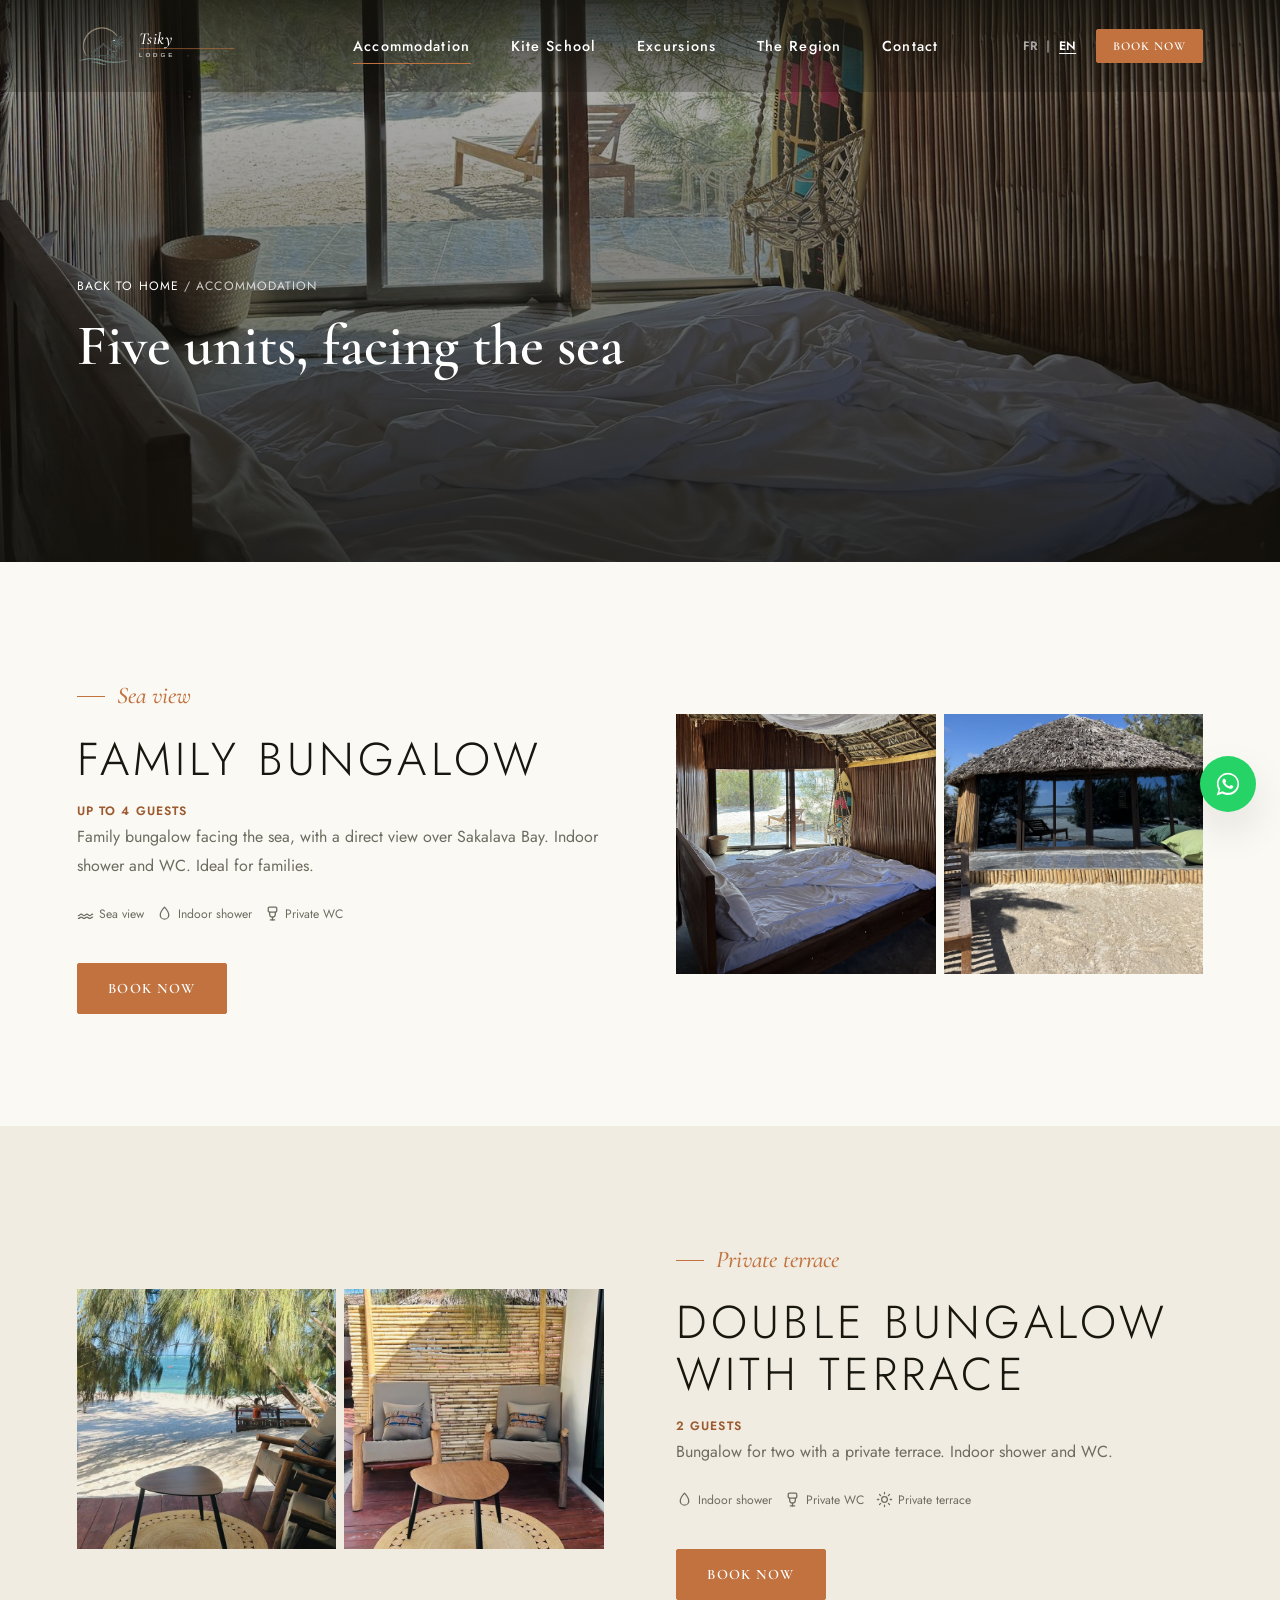
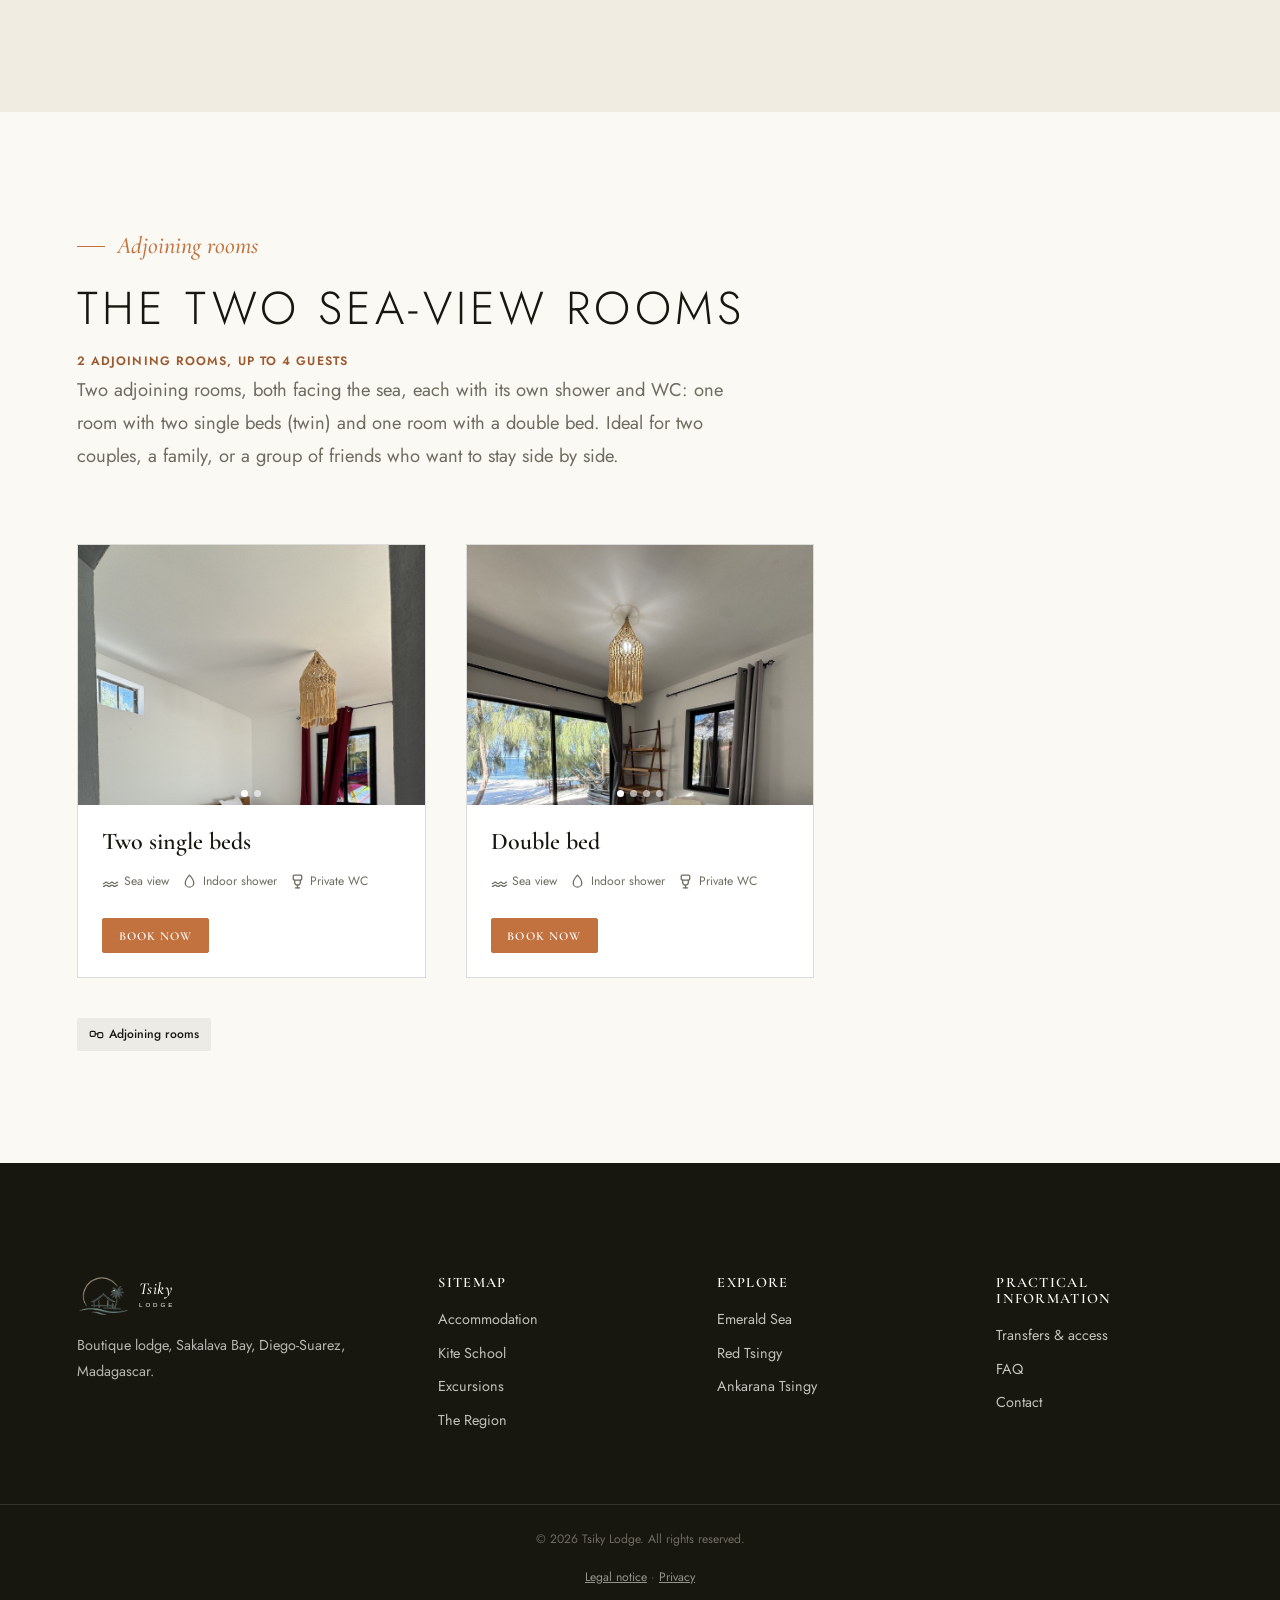
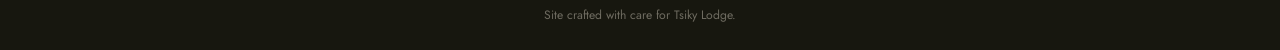
<file: hebergements.html>
<!DOCTYPE html>
<html lang="fr">
<head>
<meta charset="UTF-8">
<meta name="viewport" content="width=device-width, initial-scale=1.0">
<title data-i18n="meta.title.hebergements">Hébergements — Tsiky Lodge</title>
<meta name="description" content="Découvrez les 3 hébergements du Tsiky Lodge." data-i18n-attr="content:meta.description.hebergements">
<link rel="canonical" href="https://www.tsikylodge.com/hebergements.html">
<link rel="alternate" hreflang="fr" href="https://www.tsikylodge.com/hebergements.html">
<link rel="alternate" hreflang="en" href="https://www.tsikylodge.com/hebergements.html">
<link rel="alternate" hreflang="x-default" href="https://www.tsikylodge.com/hebergements.html">

<meta property="og:type" content="website">
<meta property="og:site_name" content="Tsiky Lodge">
<meta property="og:title" content="Hébergements — Tsiky Lodge" data-i18n-attr="content:meta.title.hebergements">
<meta property="og:description" content="Découvrez les 3 hébergements du Tsiky Lodge." data-i18n-attr="content:meta.description.hebergements">
<meta property="og:image" content="https://www.tsikylodge.com/assets/img/og-image.jpg">
<meta property="og:url" content="https://www.tsikylodge.com/hebergements.html">
<meta property="og:locale" content="fr_FR">

<meta name="twitter:card" content="summary_large_image">
<meta name="twitter:title" content="Hébergements — Tsiky Lodge" data-i18n-attr="content:meta.title.hebergements">
<meta name="twitter:description" content="Découvrez les 3 hébergements du Tsiky Lodge." data-i18n-attr="content:meta.description.hebergements">
<meta name="twitter:image" content="https://www.tsikylodge.com/assets/img/og-image.jpg">

<link rel="icon" href="assets/img/favicon.png" type="image/png">

<link rel="preconnect" href="https://fonts.googleapis.com">
<link rel="preconnect" href="https://fonts.gstatic.com" crossorigin>
<link href="https://fonts.googleapis.com/css2?family=Cormorant+Garamond:ital,wght@0,500;0,600;1,500;1,600&family=Jost:wght@300;400;500;600&display=swap" rel="stylesheet">

<link rel="stylesheet" href="css/reset.css">
<link rel="stylesheet" href="css/variables.css">
<link rel="stylesheet" href="css/main.css">
<link rel="stylesheet" href="css/responsive.css">
</head>
<body>
<a class="skip-link" href="#main-content" data-i18n="nav.skip">Aller au contenu principal</a>

<svg style="display:none" aria-hidden="true">
  <symbol id="icon-pin" viewBox="0 0 24 24" fill="none" stroke="currentColor" stroke-width="1.8" stroke-linecap="round" stroke-linejoin="round"><path d="M12 21s-7-6.2-7-11.5A7 7 0 0 1 19 9.5C19 14.8 12 21 12 21z"/><circle cx="12" cy="9.5" r="2.3"/></symbol>
  <symbol id="icon-wave" viewBox="0 0 24 24" fill="none" stroke="currentColor" stroke-width="1.8" stroke-linecap="round" stroke-linejoin="round"><path d="M2 15c2 0 2-2 4-2s2 2 4 2 2-2 4-2 2 2 4 2 2-2 4-2"/><path d="M2 19c2 0 2-2 4-2s2 2 4 2 2-2 4-2 2 2 4 2 2-2 4-2"/></symbol>
  <symbol id="icon-droplet" viewBox="0 0 24 24" fill="none" stroke="currentColor" stroke-width="1.8" stroke-linecap="round" stroke-linejoin="round"><path d="M12 3s6 6.5 6 11a6 6 0 0 1-12 0c0-4.5 6-11 6-11z"/></symbol>
  <symbol id="icon-wc" viewBox="0 0 24 24" fill="none" stroke="currentColor" stroke-width="1.8" stroke-linecap="round" stroke-linejoin="round"><rect x="6" y="3" width="12" height="7" rx="1.5"/><path d="M8 10v3a4 4 0 0 0 8 0v-3"/><path d="M12 17v4"/><path d="M9 21h6"/></symbol>
  <symbol id="icon-sun" viewBox="0 0 24 24" fill="none" stroke="currentColor" stroke-width="1.8" stroke-linecap="round" stroke-linejoin="round"><circle cx="12" cy="12" r="4"/><path d="M12 2v2M12 20v2M4 12H2M22 12h-2M5 5l1.5 1.5M17.5 17.5L19 19M19 5l-1.5 1.5M6.5 17.5L5 19"/></symbol>
  <symbol id="icon-bed-twin" viewBox="0 0 24 24" fill="none" stroke="currentColor" stroke-width="1.8" stroke-linecap="round" stroke-linejoin="round"><path d="M2 19v-6a2 2 0 0 1 2-2h4a2 2 0 0 1 2 2v6"/><path d="M14 19v-6a2 2 0 0 1 2-2h4a2 2 0 0 1 2 2v6"/><path d="M2 19h20M2 13V7M22 13V7"/></symbol>
  <symbol id="icon-bed-double" viewBox="0 0 24 24" fill="none" stroke="currentColor" stroke-width="1.8" stroke-linecap="round" stroke-linejoin="round"><path d="M2 19v-5a2 2 0 0 1 2-2h16a2 2 0 0 1 2 2v5"/><path d="M4 12V7M2 19h20M12 12V9"/></symbol>
  <symbol id="icon-link" viewBox="0 0 24 24" fill="none" stroke="currentColor" stroke-width="1.8" stroke-linecap="round" stroke-linejoin="round"><rect x="2" y="7" width="8" height="8" rx="2"/><rect x="14" y="9" width="8" height="8" rx="2"/><path d="M10 11h4"/></symbol>
  <symbol id="icon-chevron-left" viewBox="0 0 24 24" fill="none" stroke="currentColor" stroke-width="2" stroke-linecap="round" stroke-linejoin="round"><path d="M15 5l-7 7 7 7"/></symbol>
  <symbol id="icon-chevron-right" viewBox="0 0 24 24" fill="none" stroke="currentColor" stroke-width="2" stroke-linecap="round" stroke-linejoin="round"><path d="M9 5l7 7-7 7"/></symbol>
  <symbol id="icon-close" viewBox="0 0 24 24" fill="none" stroke="currentColor" stroke-width="2" stroke-linecap="round" stroke-linejoin="round"><path d="M6 6l12 12M18 6L6 18"/></symbol>
  <symbol id="icon-facebook" viewBox="0 0 24 24" fill="none" stroke="currentColor" stroke-width="1.8" stroke-linecap="round" stroke-linejoin="round"><path d="M15 8h2V4h-2a4 4 0 0 0-4 4v2H9v4h2v6h4v-6h2.5l.5-4H15V8a1 1 0 0 1 1-1z"/></symbol>
  <symbol id="icon-instagram" viewBox="0 0 24 24" fill="none" stroke="currentColor" stroke-width="1.8" stroke-linecap="round" stroke-linejoin="round"><rect x="3" y="3" width="18" height="18" rx="5"/><circle cx="12" cy="12" r="4"/><circle cx="17.3" cy="6.7" r="1"/></symbol>
  <symbol id="icon-phone" viewBox="0 0 24 24" fill="none" stroke="currentColor" stroke-width="1.8" stroke-linecap="round" stroke-linejoin="round"><path d="M5 4h4l1.5 4.5-2 1.5a12 12 0 0 0 6 6l1.5-2L20 15v4a1 1 0 0 1-1 1C10 20 4 14 4 5a1 1 0 0 1 1-1z"/></symbol>
  <symbol id="icon-mail" viewBox="0 0 24 24" fill="none" stroke="currentColor" stroke-width="1.8" stroke-linecap="round" stroke-linejoin="round"><rect x="3" y="5" width="18" height="14" rx="2"/><path d="M3 6l9 7 9-7"/></symbol>
  <symbol id="icon-whatsapp" viewBox="0 0 32 32"><path d="M16 3C9 3 3.3 8.7 3.3 15.6c0 2.6.7 5 2 7.1L3 29l6.5-2.2c2 1.1 4.2 1.7 6.5 1.7 7 0 12.7-5.7 12.7-12.6C28.7 8.7 23 3 16 3zm0 23.1c-2 0-4-.5-5.7-1.6l-.4-.2-4 1.3 1.3-3.9-.3-.4a10.4 10.4 0 0 1-1.7-5.7C5.2 9.8 10 5 16 5s10.8 4.8 10.8 10.6S22 26.1 16 26.1zm5.9-7.9c-.3-.2-1.9-.9-2.2-1s-.5-.2-.7.2-.8 1-1 1.2-.4.2-.7.1a8.7 8.7 0 0 1-2.6-1.6 9.6 9.6 0 0 1-1.8-2.2c-.2-.3 0-.5.1-.6l.5-.6.3-.5c.1-.2 0-.4 0-.5s-.7-1.7-1-2.3-.5-.5-.7-.5h-.6c-.2 0-.5.1-.8.4a3.5 3.5 0 0 0-1.1 2.6c0 1.5 1.1 3 1.2 3.2s2.2 3.4 5.3 4.6c.7.3 1.3.5 1.7.6.7.2 1.4.2 1.9.1.6-.1 1.9-.8 2.1-1.5s.3-1.4.2-1.5-.3-.2-.6-.3z"/></symbol>
</svg>

<header class="site-header site-header--transparent" data-transparent-hero>
  <div class="container">
    <a href="index.html" class="logo" aria-label="Tsiky Lodge — accueil">
      <img src="assets/img/logo-tsiky-lodge-icon.png" alt="" class="logo-icon" loading="lazy" width="60" height="47">
      <svg viewBox="0 0 320 90" role="img" aria-hidden="true"><text x="0" y="42" font-family="'Cormorant Garamond', Georgia, serif" font-size="40" letter-spacing="1" fill="#fff" font-weight="500" font-style="italic">Tsiky</text><text x="0" y="72" font-family="Arial, sans-serif" font-size="15" letter-spacing="7" fill="#C1723F">LODGE</text><line x1="2" y1="52" x2="230" y2="52" stroke="#C1723F" stroke-width="1.5"/></svg>
    </a>
    <nav class="main-nav" aria-label="Navigation principale">
      <ul class="nav-list">
        <li><a class="nav-link" href="hebergements.html" aria-current="true" data-i18n="nav.accommodations">Hébergements</a></li>
        <li><a class="nav-link" href="kite.html" data-i18n="nav.kite">École de kite</a></li>
        <li><a class="nav-link" href="excursions.html" data-i18n="nav.excursions">Excursions</a></li>
        <li><a class="nav-link" href="index.html#region" data-i18n="nav.region">La région</a></li>
        <li><a class="nav-link" href="contact.html" data-i18n="nav.contact">Contact</a></li>
      </ul>
    </nav>
    <div class="header-actions">
      <div class="lang-switch" role="group" data-i18n-attr="aria-label:nav.langSwitchLabel">
        <button type="button" data-lang="fr" aria-pressed="true" data-i18n="nav.lang.fr">FR</button>
        <span class="lang-divider" aria-hidden="true">|</span>
        <button type="button" data-lang="en" aria-pressed="false" data-i18n="nav.lang.en">EN</button>
      </div>
      <a class="btn btn-primary btn-sm" href="#familial" data-i18n="nav.book">Réserver</a>
      <button class="menu-toggle" aria-expanded="false" aria-controls="mobile-menu" aria-label="Ouvrir le menu" data-i18n-attr="aria-label:nav.openMenu">
        <span></span><span></span><span></span>
      </button>
    </div>
  </div>
</header>

<div class="mobile-menu" id="mobile-menu">
  <div class="mobile-menu-top">
    <a href="index.html" class="logo" aria-label="Tsiky Lodge — accueil">
      <img src="assets/img/logo-tsiky-lodge-icon.png" alt="" class="logo-icon" loading="lazy" width="60" height="47">
      <svg viewBox="0 0 320 90" role="img" aria-hidden="true"><text x="0" y="42" font-family="'Cormorant Garamond', Georgia, serif" font-size="40" letter-spacing="1" fill="#fff" font-weight="500" font-style="italic">Tsiky</text><text x="0" y="72" font-family="Arial, sans-serif" font-size="15" letter-spacing="7" fill="#C1723F">LODGE</text></svg>
    </a>
    <button class="mobile-menu-close" aria-label="Fermer le menu" data-i18n-attr="aria-label:nav.closeMenu"></button>
  </div>
  <ul class="mobile-nav-list">
    <li><a href="hebergements.html" data-i18n="nav.accommodations">Hébergements</a></li>
    <li><a href="kite.html" data-i18n="nav.kite">École de kite</a></li>
    <li><a href="excursions.html" data-i18n="nav.excursions">Excursions</a></li>
    <li><a href="index.html#region" data-i18n="nav.region">La région</a></li>
    <li><a href="contact.html" data-i18n="nav.contact">Contact</a></li>
  </ul>
  <div class="mobile-menu-footer">
    <div class="mobile-lang-switch" role="group">
      <button type="button" data-lang="fr" aria-pressed="true" data-i18n="nav.lang.fr">FR</button>
      <button type="button" data-lang="en" aria-pressed="false" data-i18n="nav.lang.en">EN</button>
    </div>
    <a class="btn btn-primary" href="#familial" data-i18n="nav.book">Réserver</a>
  </div>
</div>

<main id="main-content">

  <section class="page-hero">
    <div class="page-hero-media">
      <img src="assets/img/bungalow-familial-01.jpg" alt="Hébergements du Tsiky Lodge" width="1600" height="1067" fetchpriority="high">
    </div>
    <div class="container page-hero-content">
      <p class="breadcrumb"><a href="index.html" data-i18n="common.backHome">Retour à l'accueil</a> / <span data-i18n="nav.accommodations">Hébergements</span></p>
      <h1 data-i18n="accom.title">Cinq unités, face à la mer</h1>
    </div>
  </section>

  <section aria-labelledby="familial-title" id="familial">
    <div class="container intro-grid">
      <div data-reveal>
        <p class="section-kicker" data-i18n="amenity.seaView">Vue mer</p>
        <h2 class="section-title" id="familial-title" data-i18n="accom.familial.name">Bungalow Familial</h2>
        <p class="accom-card__capacity" data-i18n="accom.familial.capacity">Jusqu'à 4 personnes</p>
        <p data-i18n="accom.familial.desc">Bungalow familial situé face à la mer, avec vue directe sur la baie de Sakalava.</p>
        <div class="amenity-list" style="margin-top: var(--space-md)">
          <span class="amenity"><svg aria-hidden="true"><use href="#icon-wave"></use></svg><span data-i18n="amenity.seaView">Vue mer</span></span>
          <span class="amenity"><svg aria-hidden="true"><use href="#icon-droplet"></use></svg><span data-i18n="amenity.indoorShower">Douche intérieure</span></span>
          <span class="amenity"><svg aria-hidden="true"><use href="#icon-wc"></use></svg><span data-i18n="amenity.privateWc">WC privatif</span></span>
        </div>
        <button class="btn btn-primary" style="margin-top: var(--space-lg)" data-book-room="familial" data-i18n="accom.bookBtn">Réserver</button>
      </div>
      <div class="gallery-grid" data-reveal style="grid-template-columns: repeat(2, 1fr);">
        <div class="gallery-item"><img src="assets/img/bungalow-familial-01.jpg" loading="lazy" width="1600" height="1067" alt="Bungalow Familial, vue sur la Baie Sakalava" data-i18n-attr="alt:accom.familial.alt1"></div>
        <div class="gallery-item"><img src="assets/img/bungalow-familial-02.jpg" loading="lazy" width="1600" height="1067" alt="Intérieur du Bungalow Familial" data-i18n-attr="alt:accom.familial.alt2"></div>
      </div>
    </div>
  </section>

  <section class="section-alt" aria-labelledby="double-title" id="double">
    <div class="container intro-grid">
      <div class="gallery-grid" data-reveal style="grid-template-columns: repeat(2, 1fr);">
        <div class="gallery-item"><img src="assets/img/chambre-double-03.jpg" loading="lazy" width="1600" height="1067" alt="Terrasse privative du Bungalow Double, vue mer" data-i18n-attr="alt:accom.double.alt1"></div>
        <div class="gallery-item"><img src="assets/img/chambre-double-04.jpg" loading="lazy" width="1600" height="1067" alt="Coin salon de la terrasse privative, vue mer" data-i18n-attr="alt:accom.double.alt2"></div>
      </div>
      <div data-reveal>
        <p class="section-kicker" data-i18n="amenity.terrace">Terrasse privative</p>
        <h2 class="section-title" id="double-title" data-i18n="accom.double.name">Bungalow Double avec terrasse</h2>
        <p class="accom-card__capacity" data-i18n="accom.double.capacity">2 personnes</p>
        <p data-i18n="accom.double.desc">Bungalow pour deux personnes avec terrasse privative.</p>
        <div class="amenity-list" style="margin-top: var(--space-md)">
          <span class="amenity"><svg aria-hidden="true"><use href="#icon-droplet"></use></svg><span data-i18n="amenity.indoorShower">Douche intérieure</span></span>
          <span class="amenity"><svg aria-hidden="true"><use href="#icon-wc"></use></svg><span data-i18n="amenity.privateWc">WC privatif</span></span>
          <span class="amenity"><svg aria-hidden="true"><use href="#icon-sun"></use></svg><span data-i18n="amenity.terrace">Terrasse privative</span></span>
        </div>
        <button class="btn btn-primary" style="margin-top: var(--space-lg)" data-book-room="double" data-i18n="accom.bookBtn">Réserver</button>
      </div>
    </div>
  </section>

  <section aria-labelledby="twin-title" id="twin-double">
    <div class="container">
      <div class="section-head" data-reveal>
        <p class="section-kicker" data-i18n="amenity.adjoining">Chambres voisines</p>
        <h2 class="section-title" id="twin-title" data-i18n="accom.twindouble.name">Les deux chambres face à la mer</h2>
        <p class="accom-card__capacity" data-i18n="accom.twindouble.capacity">2 chambres voisines, jusqu'à 4 personnes</p>
        <p class="section-lede" data-i18n="accom.twindouble.desc">Deux chambres côte à côte, toutes deux face à la mer…</p>
      </div>

      <div class="accommodation-grid">
        <article class="accom-card" data-reveal>
          <div class="accom-card__media" data-carousel>
            <div data-carousel-track>
              <img src="assets/img/chambre-twin-01.jpg" loading="lazy" width="1600" height="1067" alt="Chambre Twin face à la mer, deux lits séparés" data-i18n-attr="alt:accom.twin.alt1">
              <img src="assets/img/chambre-twin-02.jpg" loading="lazy" width="1600" height="1067" alt="Douche privative de la chambre Twin" data-i18n-attr="alt:accom.twin.alt2">
            </div>
            <button class="carousel-nav carousel-nav--prev" aria-label="Photo précédente"><svg width="18" height="18" aria-hidden="true"><use href="#icon-chevron-left"></use></svg></button>
            <button class="carousel-nav carousel-nav--next" aria-label="Photo suivante"><svg width="18" height="18" aria-hidden="true"><use href="#icon-chevron-right"></use></svg></button>
            <div class="carousel-dots"></div>
          </div>
          <div class="accom-card__body">
            <h3 class="accom-card__title" data-i18n="amenity.twinBeds">Deux lits séparés</h3>
            <div class="amenity-list">
              <span class="amenity"><svg aria-hidden="true"><use href="#icon-wave"></use></svg><span data-i18n="amenity.seaView">Vue mer</span></span>
              <span class="amenity"><svg aria-hidden="true"><use href="#icon-droplet"></use></svg><span data-i18n="amenity.indoorShower">Douche intérieure</span></span>
              <span class="amenity"><svg aria-hidden="true"><use href="#icon-wc"></use></svg><span data-i18n="amenity.privateWc">WC privatif</span></span>
            </div>
            <div class="accom-card__footer">
              <button class="btn btn-primary btn-sm" data-book-room="twin" data-i18n="accom.bookBtn">Réserver</button>
            </div>
          </div>
        </article>

        <article class="accom-card" data-reveal>
          <div class="accom-card__media" data-carousel>
            <div data-carousel-track>
              <img src="assets/img/chambre-double-01.jpg" loading="lazy" width="1600" height="1067" alt="Chambre Double face à la mer, lit double" data-i18n-attr="alt:accom.double2.alt1">
              <img src="assets/img/chambre-double-02.jpg" loading="lazy" width="1600" height="1067" alt="Chambre Double, ambiance cosy" data-i18n-attr="alt:accom.double2.alt2">
              <img src="assets/img/chambre-double-03.jpg" loading="lazy" width="1600" height="1067" alt="Terrasse privative de la chambre Double, vue mer" data-i18n-attr="alt:accom.double2.alt3">
              <img src="assets/img/chambre-double-04.jpg" loading="lazy" width="1600" height="1067" alt="Coin salon de la terrasse, vue mer" data-i18n-attr="alt:accom.double2.alt4">
            </div>
            <button class="carousel-nav carousel-nav--prev" aria-label="Photo précédente"><svg width="18" height="18" aria-hidden="true"><use href="#icon-chevron-left"></use></svg></button>
            <button class="carousel-nav carousel-nav--next" aria-label="Photo suivante"><svg width="18" height="18" aria-hidden="true"><use href="#icon-chevron-right"></use></svg></button>
            <div class="carousel-dots"></div>
          </div>
          <div class="accom-card__body">
            <h3 class="accom-card__title" data-i18n="amenity.doubleBed">Lit double</h3>
            <div class="amenity-list">
              <span class="amenity"><svg aria-hidden="true"><use href="#icon-wave"></use></svg><span data-i18n="amenity.seaView">Vue mer</span></span>
              <span class="amenity"><svg aria-hidden="true"><use href="#icon-droplet"></use></svg><span data-i18n="amenity.indoorShower">Douche intérieure</span></span>
              <span class="amenity"><svg aria-hidden="true"><use href="#icon-wc"></use></svg><span data-i18n="amenity.privateWc">WC privatif</span></span>
            </div>
            <div class="accom-card__footer">
              <button class="btn btn-primary btn-sm" data-book-room="double-sea" data-i18n="accom.bookBtn">Réserver</button>
            </div>
          </div>
        </article>
      </div>
      <p class="pill" style="margin-top: var(--space-lg)"><svg aria-hidden="true"><use href="#icon-link"></use></svg><span data-i18n="amenity.adjoining">Chambres voisines</span></p>
    </div>
  </section>

</main>

<footer class="site-footer">
  <div class="container footer-grid">
    <div class="footer-brand">
      <a href="index.html" class="logo" aria-label="Tsiky Lodge">
        <img src="assets/img/logo-tsiky-lodge-icon.png" alt="" class="logo-icon" loading="lazy" width="60" height="47">
      <svg viewBox="0 0 320 90" role="img" aria-hidden="true"><text x="0" y="42" font-family="'Cormorant Garamond', Georgia, serif" font-size="40" letter-spacing="1" fill="#FBF9F4" font-weight="500" font-style="italic">Tsiky</text><text x="0" y="72" font-family="Arial, sans-serif" font-size="15" letter-spacing="7" fill="#C1723F">LODGE</text></svg>
      </a>
      <p data-i18n="footer.tagline">Lodge de charme, Baie Sakalava, Diego-Suarez, Madagascar.</p>
    </div>
    <div class="footer-col">
      <h3 data-i18n="footer.sitemap.title">Plan du site</h3>
      <ul>
        <li><a href="hebergements.html" data-i18n="nav.accommodations">Hébergements</a></li>
        <li><a href="kite.html" data-i18n="nav.kite">École de kite</a></li>
        <li><a href="excursions.html" data-i18n="nav.excursions">Excursions</a></li>
        <li><a href="index.html#region" data-i18n="nav.region">La région</a></li>
      </ul>
    </div>
    <div class="footer-col">
      <h3 data-i18n="footer.explore.title">Explorer</h3>
      <ul>
        <li><a href="excursions.html#emeraude" data-i18n="footer.explore.emeraude">Mer d'Émeraude</a></li>
        <li><a href="excursions.html#tsingy-rouge" data-i18n="footer.explore.tsingyRouge">Tsingy Rouge</a></li>
        <li><a href="excursions.html#ankarana" data-i18n="footer.explore.ankarana">Tsingy de l'Ankarana</a></li>
      </ul>
    </div>
    <div class="footer-col">
      <h3 data-i18n="footer.practical.title">Informations pratiques</h3>
      <ul>
        <li><a href="index.html#transferts" data-i18n="footer.practical.transfers">Transferts & accès</a></li>
        <li><a href="index.html#region" data-i18n="footer.practical.faq">Questions fréquentes</a></li>
        <li><a href="contact.html" data-i18n="footer.practical.contact">Contact</a></li>
      </ul>
    </div>
  </div>
  <div class="container footer-bottom">
    <p data-i18n="footer.rights">© 2026 Tsiky Lodge. Tous droits réservés.</p>
    <p><a href="#" data-i18n="footer.legal.mentions">Mentions légales</a> · <a href="#" data-i18n="footer.legal.privacy">Confidentialité</a></p>
    <p data-i18n="footer.credits">Site conçu avec soin pour Tsiky Lodge.</p>
  </div>
</footer>

<a class="whatsapp-float" href="#" data-whatsapp-link target="_blank" rel="noopener" aria-label="Contacter Tsiky Lodge sur WhatsApp" data-i18n-attr="aria-label:whatsapp.ariaLabel">
  <svg aria-hidden="true"><use href="#icon-whatsapp"></use></svg>
</a>

<div class="mobile-booking-bar">
  <a class="btn btn-outline" href="#" data-whatsapp-link target="_blank" rel="noopener" aria-label="WhatsApp">
    <svg width="18" height="18" aria-hidden="true"><use href="#icon-phone"></use></svg>
  </a>
  <button class="btn btn-primary" data-book-generic data-i18n="nav.book">Réserver</button>
</div>

<script src="js/i18n.js"></script>
<script src="js/nav.js"></script>
<script src="js/scroll-reveal.js"></script>
<script src="js/gallery.js"></script>
<script src="js/booking.js"></script>
<script src="js/main.js"></script>
</body>
</html>
</file>
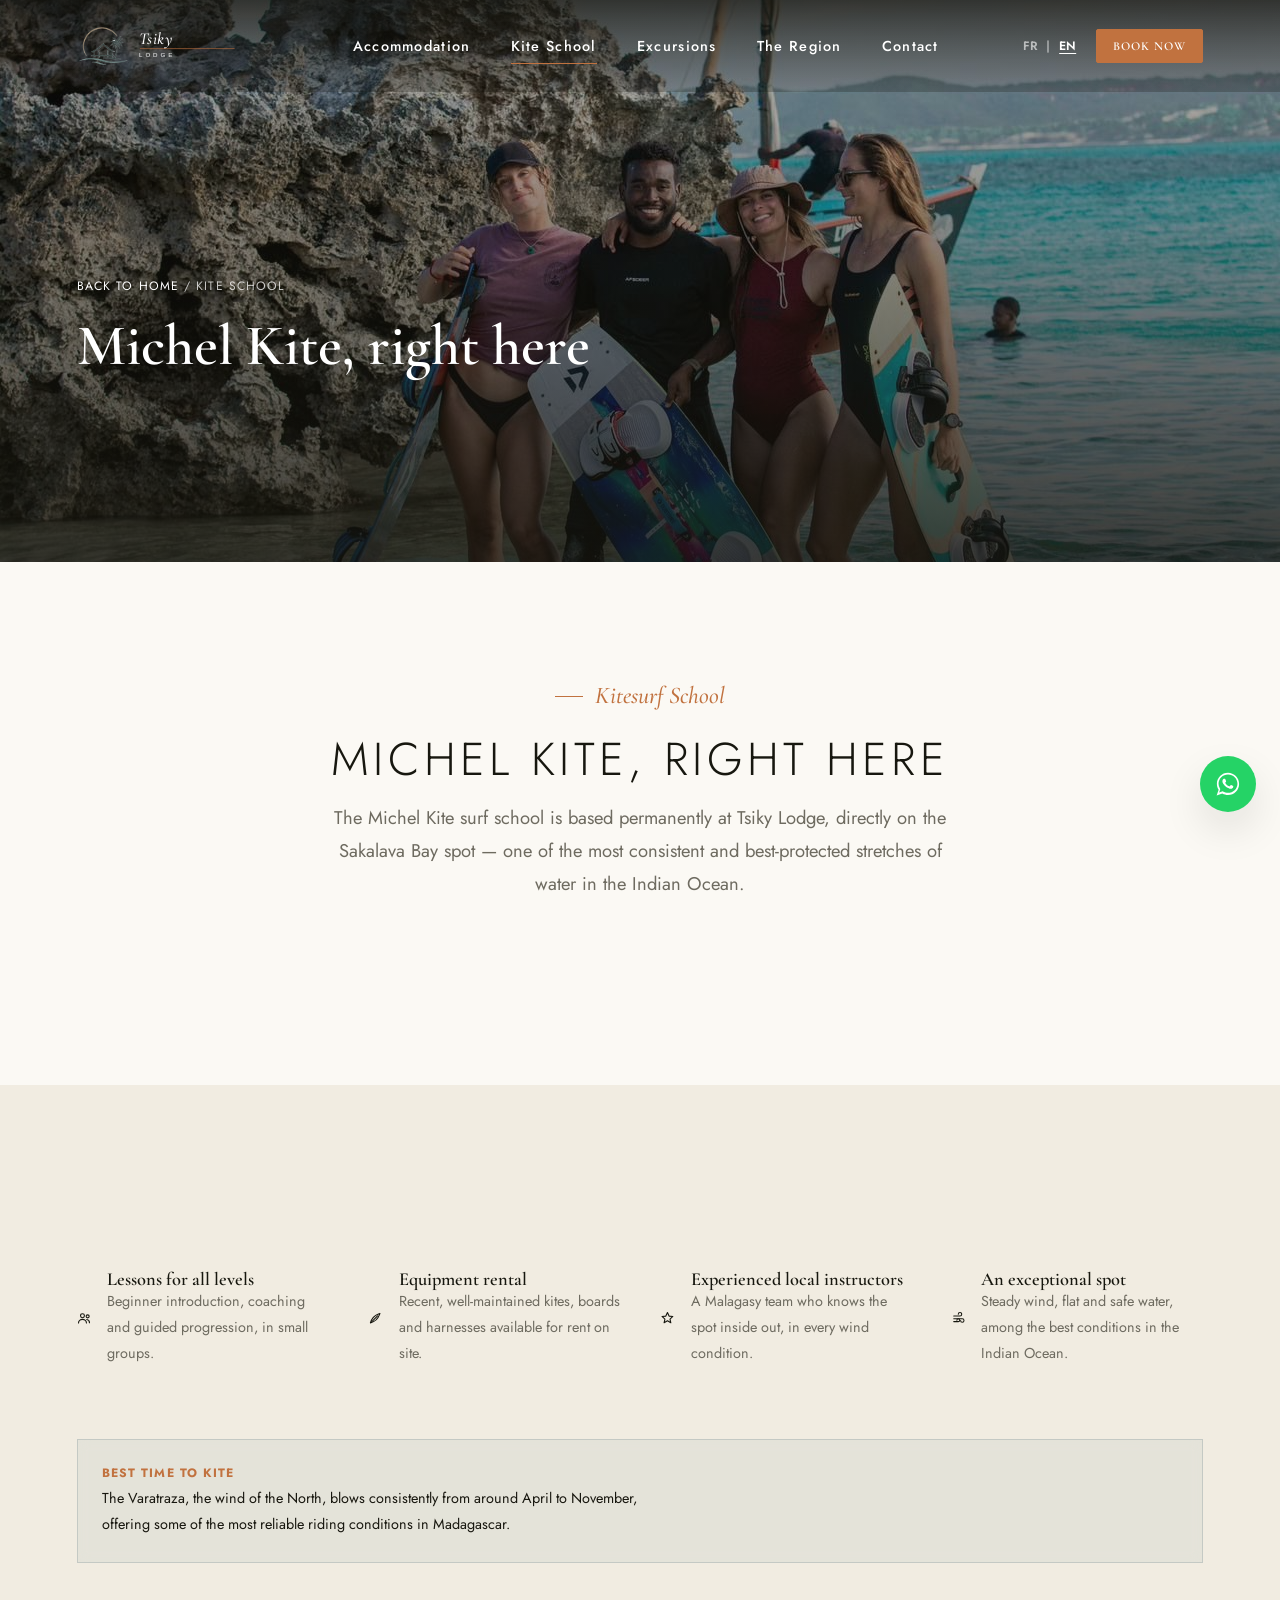
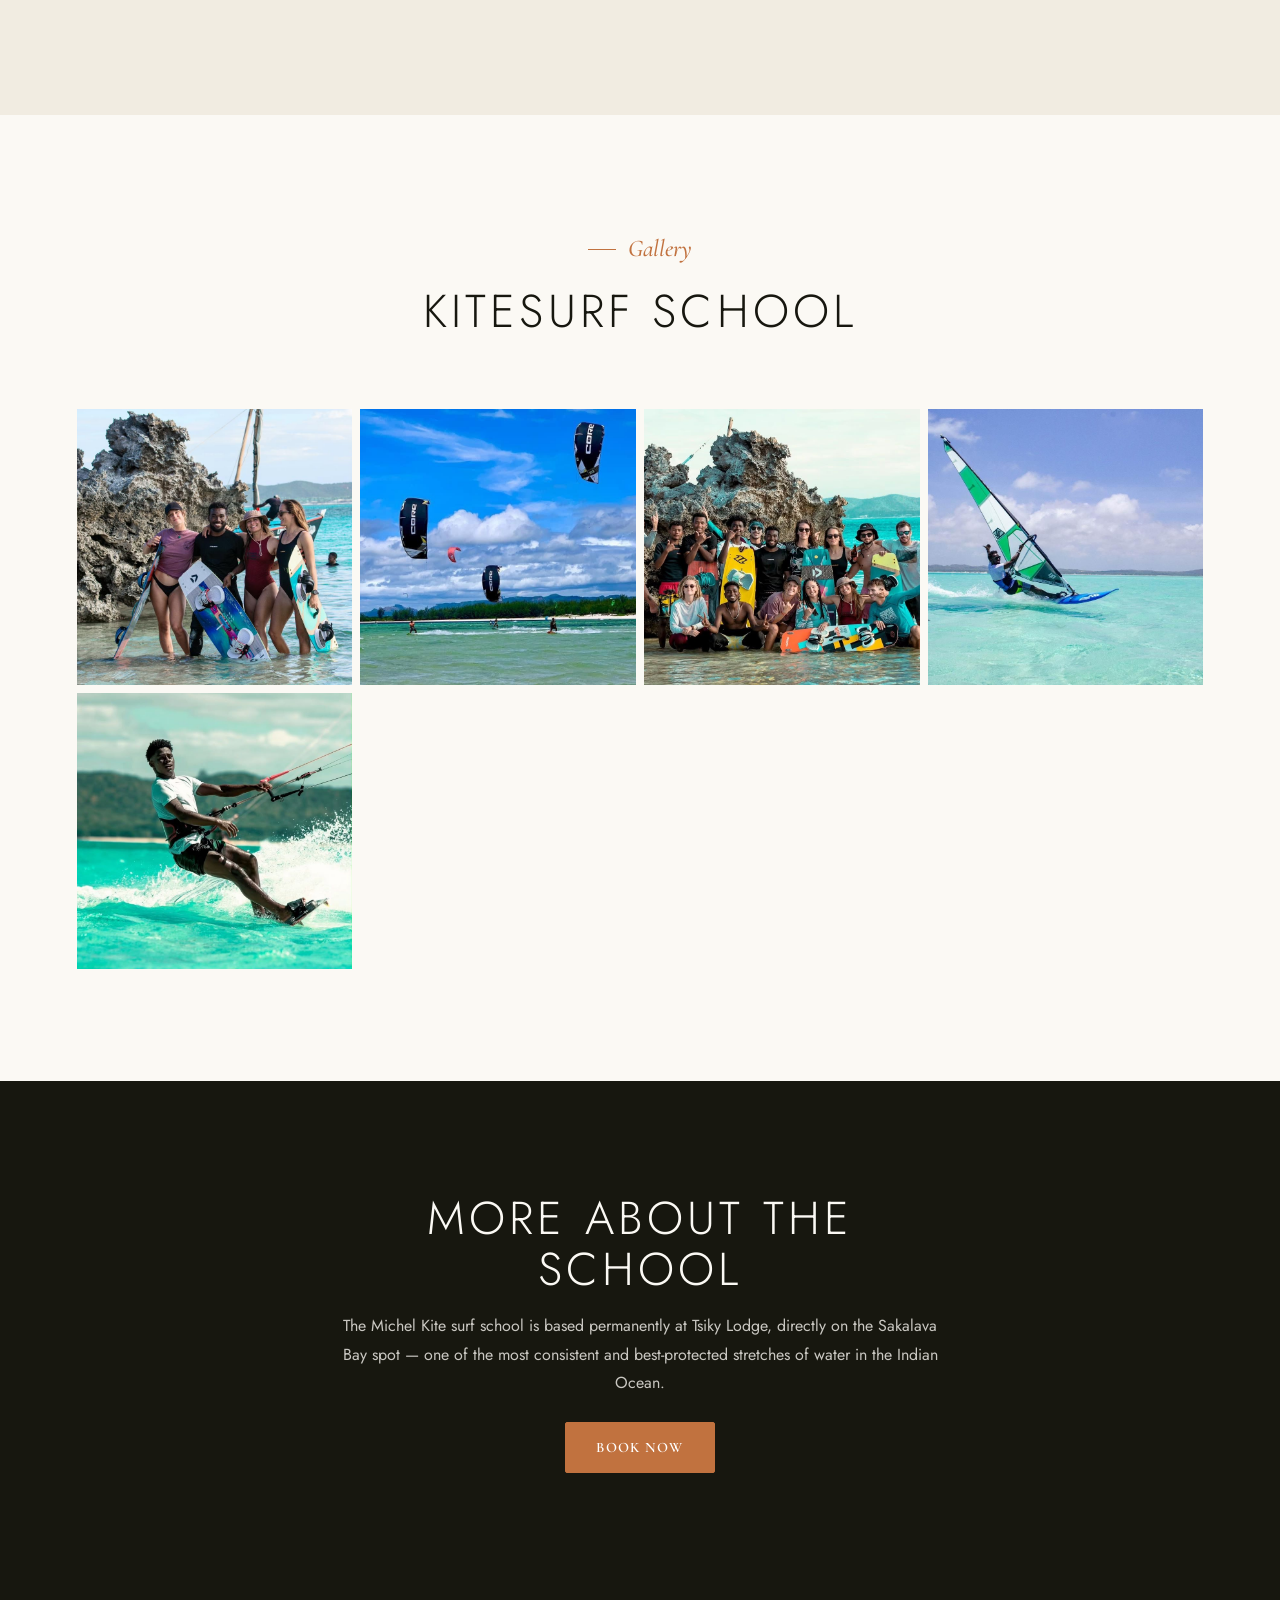
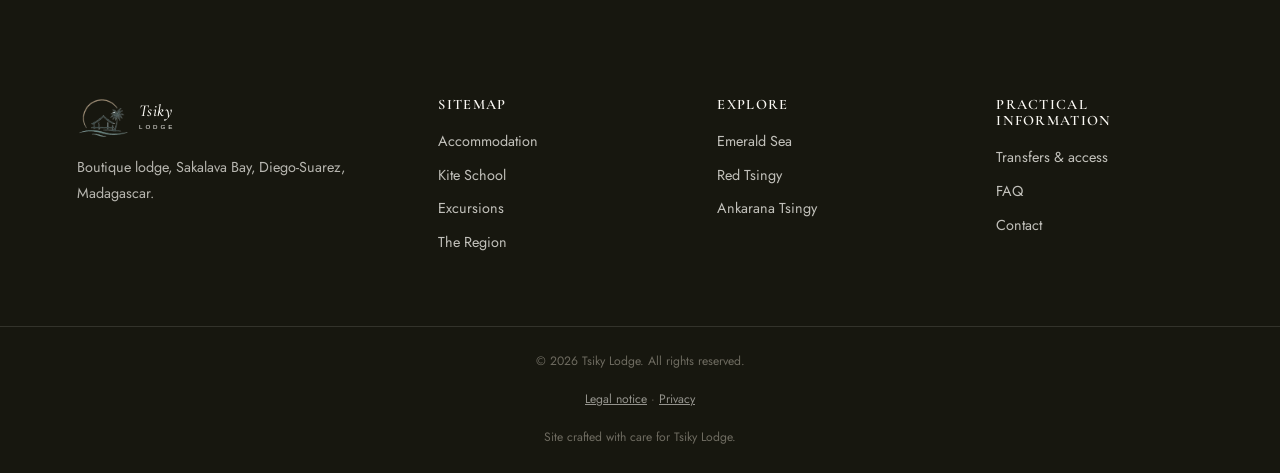
<file: kite.html>
<!DOCTYPE html>
<html lang="fr">
<head>
<meta charset="UTF-8">
<meta name="viewport" content="width=device-width, initial-scale=1.0">
<title data-i18n="meta.title.kite">École de kitesurf Michel Kite — Tsiky Lodge</title>
<meta name="description" content="Michel Kite, école de kitesurf sur place au Tsiky Lodge." data-i18n-attr="content:meta.description.kite">
<link rel="canonical" href="https://www.tsikylodge.com/kite.html">
<link rel="alternate" hreflang="fr" href="https://www.tsikylodge.com/kite.html">
<link rel="alternate" hreflang="en" href="https://www.tsikylodge.com/kite.html">
<link rel="alternate" hreflang="x-default" href="https://www.tsikylodge.com/kite.html">

<meta property="og:type" content="website">
<meta property="og:site_name" content="Tsiky Lodge">
<meta property="og:title" content="École de kitesurf Michel Kite — Tsiky Lodge" data-i18n-attr="content:meta.title.kite">
<meta property="og:description" content="Michel Kite, école de kitesurf sur place au Tsiky Lodge." data-i18n-attr="content:meta.description.kite">
<meta property="og:image" content="https://www.tsikylodge.com/assets/img/og-image.jpg">
<meta property="og:url" content="https://www.tsikylodge.com/kite.html">
<meta property="og:locale" content="fr_FR">

<meta name="twitter:card" content="summary_large_image">
<meta name="twitter:title" content="École de kitesurf Michel Kite — Tsiky Lodge" data-i18n-attr="content:meta.title.kite">
<meta name="twitter:description" content="Michel Kite, école de kitesurf sur place au Tsiky Lodge." data-i18n-attr="content:meta.description.kite">
<meta name="twitter:image" content="https://www.tsikylodge.com/assets/img/og-image.jpg">

<link rel="icon" href="assets/img/favicon.png" type="image/png">

<link rel="preconnect" href="https://fonts.googleapis.com">
<link rel="preconnect" href="https://fonts.gstatic.com" crossorigin>
<link href="https://fonts.googleapis.com/css2?family=Cormorant+Garamond:ital,wght@0,500;0,600;1,500;1,600&family=Jost:wght@300;400;500;600&display=swap" rel="stylesheet">

<link rel="stylesheet" href="css/reset.css">
<link rel="stylesheet" href="css/variables.css">
<link rel="stylesheet" href="css/main.css">
<link rel="stylesheet" href="css/responsive.css">

<script type="application/ld+json">
{
  "@context": "https://schema.org",
  "@type": "SportsActivityLocation",
  "name": "Michel Kite — École de kitesurf",
  "description": "École de kitesurf sur place au Tsiky Lodge, Baie Sakalava, Diego-Suarez, Madagascar.",
  "url": "https://www.tsikylodge.com/kite.html",
  "address": {
    "@type": "PostalAddress",
    "addressLocality": "Diego-Suarez (Antsiranana)",
    "addressCountry": "MG"
  }
}
</script>
</head>
<body>
<a class="skip-link" href="#main-content" data-i18n="nav.skip">Aller au contenu principal</a>

<svg style="display:none" aria-hidden="true">
  <symbol id="icon-pin" viewBox="0 0 24 24" fill="none" stroke="currentColor" stroke-width="1.8" stroke-linecap="round" stroke-linejoin="round"><path d="M12 21s-7-6.2-7-11.5A7 7 0 0 1 19 9.5C19 14.8 12 21 12 21z"/><circle cx="12" cy="9.5" r="2.3"/></symbol>
  <symbol id="icon-wind" viewBox="0 0 24 24" fill="none" stroke="currentColor" stroke-width="1.8" stroke-linecap="round" stroke-linejoin="round"><path d="M3 8h11a3 3 0 1 0-3-3"/><path d="M3 13h15a3 3 0 1 1-3 3"/><path d="M3 18h8a2.5 2.5 0 1 0-2.5-2.5"/></symbol>
  <symbol id="icon-board" viewBox="0 0 24 24" fill="none" stroke="currentColor" stroke-width="1.8" stroke-linecap="round" stroke-linejoin="round"><path d="M4 20c4-14 12-14 16-16-2 4-2 12-16 16z"/><path d="M6 18l10-10"/></symbol>
  <symbol id="icon-users" viewBox="0 0 24 24" fill="none" stroke="currentColor" stroke-width="1.8" stroke-linecap="round" stroke-linejoin="round"><circle cx="9" cy="8" r="3.2"/><path d="M2.5 20c0-3.5 3-6 6.5-6s6.5 2.5 6.5 6"/><circle cx="17.5" cy="9" r="2.5"/><path d="M16 14.2c2.6.4 4.5 2.4 4.5 5.3"/></symbol>
  <symbol id="icon-star" viewBox="0 0 24 24" fill="none" stroke="currentColor" stroke-width="1.8" stroke-linejoin="round"><path d="M12 3l2.6 5.6 6.1.6-4.6 4.2 1.3 6-5.4-3.1-5.4 3.1 1.3-6-4.6-4.2 6.1-.6z"/></symbol>
  <symbol id="icon-chevron-left" viewBox="0 0 24 24" fill="none" stroke="currentColor" stroke-width="2" stroke-linecap="round" stroke-linejoin="round"><path d="M15 5l-7 7 7 7"/></symbol>
  <symbol id="icon-chevron-right" viewBox="0 0 24 24" fill="none" stroke="currentColor" stroke-width="2" stroke-linecap="round" stroke-linejoin="round"><path d="M9 5l7 7-7 7"/></symbol>
  <symbol id="icon-close" viewBox="0 0 24 24" fill="none" stroke="currentColor" stroke-width="2" stroke-linecap="round" stroke-linejoin="round"><path d="M6 6l12 12M18 6L6 18"/></symbol>
  <symbol id="icon-facebook" viewBox="0 0 24 24" fill="none" stroke="currentColor" stroke-width="1.8" stroke-linecap="round" stroke-linejoin="round"><path d="M15 8h2V4h-2a4 4 0 0 0-4 4v2H9v4h2v6h4v-6h2.5l.5-4H15V8a1 1 0 0 1 1-1z"/></symbol>
  <symbol id="icon-instagram" viewBox="0 0 24 24" fill="none" stroke="currentColor" stroke-width="1.8" stroke-linecap="round" stroke-linejoin="round"><rect x="3" y="3" width="18" height="18" rx="5"/><circle cx="12" cy="12" r="4"/><circle cx="17.3" cy="6.7" r="1"/></symbol>
  <symbol id="icon-phone" viewBox="0 0 24 24" fill="none" stroke="currentColor" stroke-width="1.8" stroke-linecap="round" stroke-linejoin="round"><path d="M5 4h4l1.5 4.5-2 1.5a12 12 0 0 0 6 6l1.5-2L20 15v4a1 1 0 0 1-1 1C10 20 4 14 4 5a1 1 0 0 1 1-1z"/></symbol>
  <symbol id="icon-whatsapp" viewBox="0 0 32 32"><path d="M16 3C9 3 3.3 8.7 3.3 15.6c0 2.6.7 5 2 7.1L3 29l6.5-2.2c2 1.1 4.2 1.7 6.5 1.7 7 0 12.7-5.7 12.7-12.6C28.7 8.7 23 3 16 3zm0 23.1c-2 0-4-.5-5.7-1.6l-.4-.2-4 1.3 1.3-3.9-.3-.4a10.4 10.4 0 0 1-1.7-5.7C5.2 9.8 10 5 16 5s10.8 4.8 10.8 10.6S22 26.1 16 26.1zm5.9-7.9c-.3-.2-1.9-.9-2.2-1s-.5-.2-.7.2-.8 1-1 1.2-.4.2-.7.1a8.7 8.7 0 0 1-2.6-1.6 9.6 9.6 0 0 1-1.8-2.2c-.2-.3 0-.5.1-.6l.5-.6.3-.5c.1-.2 0-.4 0-.5s-.7-1.7-1-2.3-.5-.5-.7-.5h-.6c-.2 0-.5.1-.8.4a3.5 3.5 0 0 0-1.1 2.6c0 1.5 1.1 3 1.2 3.2s2.2 3.4 5.3 4.6c.7.3 1.3.5 1.7.6.7.2 1.4.2 1.9.1.6-.1 1.9-.8 2.1-1.5s.3-1.4.2-1.5-.3-.2-.6-.3z"/></symbol>
</svg>

<header class="site-header site-header--transparent" data-transparent-hero>
  <div class="container">
    <a href="index.html" class="logo" aria-label="Tsiky Lodge — accueil">
      <img src="assets/img/logo-tsiky-lodge-icon.png" alt="" class="logo-icon" loading="lazy" width="60" height="47">
      <svg viewBox="0 0 320 90" role="img" aria-hidden="true"><text x="0" y="42" font-family="'Cormorant Garamond', Georgia, serif" font-size="40" letter-spacing="1" fill="#fff" font-weight="500" font-style="italic">Tsiky</text><text x="0" y="72" font-family="Arial, sans-serif" font-size="15" letter-spacing="7" fill="#C1723F">LODGE</text><line x1="2" y1="52" x2="230" y2="52" stroke="#C1723F" stroke-width="1.5"/></svg>
    </a>
    <nav class="main-nav" aria-label="Navigation principale">
      <ul class="nav-list">
        <li><a class="nav-link" href="hebergements.html" data-i18n="nav.accommodations">Hébergements</a></li>
        <li><a class="nav-link" href="kite.html" aria-current="true" data-i18n="nav.kite">École de kite</a></li>
        <li><a class="nav-link" href="excursions.html" data-i18n="nav.excursions">Excursions</a></li>
        <li><a class="nav-link" href="index.html#region" data-i18n="nav.region">La région</a></li>
        <li><a class="nav-link" href="contact.html" data-i18n="nav.contact">Contact</a></li>
      </ul>
    </nav>
    <div class="header-actions">
      <div class="lang-switch" role="group" data-i18n-attr="aria-label:nav.langSwitchLabel">
        <button type="button" data-lang="fr" aria-pressed="true" data-i18n="nav.lang.fr">FR</button>
        <span class="lang-divider" aria-hidden="true">|</span>
        <button type="button" data-lang="en" aria-pressed="false" data-i18n="nav.lang.en">EN</button>
      </div>
      <a class="btn btn-primary btn-sm" href="contact.html" data-i18n="nav.book">Réserver</a>
      <button class="menu-toggle" aria-expanded="false" aria-controls="mobile-menu" aria-label="Ouvrir le menu" data-i18n-attr="aria-label:nav.openMenu">
        <span></span><span></span><span></span>
      </button>
    </div>
  </div>
</header>

<div class="mobile-menu" id="mobile-menu">
  <div class="mobile-menu-top">
    <a href="index.html" class="logo" aria-label="Tsiky Lodge — accueil">
      <img src="assets/img/logo-tsiky-lodge-icon.png" alt="" class="logo-icon" loading="lazy" width="60" height="47">
      <svg viewBox="0 0 320 90" role="img" aria-hidden="true"><text x="0" y="42" font-family="'Cormorant Garamond', Georgia, serif" font-size="40" letter-spacing="1" fill="#fff" font-weight="500" font-style="italic">Tsiky</text><text x="0" y="72" font-family="Arial, sans-serif" font-size="15" letter-spacing="7" fill="#C1723F">LODGE</text></svg>
    </a>
    <button class="mobile-menu-close" aria-label="Fermer le menu" data-i18n-attr="aria-label:nav.closeMenu"></button>
  </div>
  <ul class="mobile-nav-list">
    <li><a href="hebergements.html" data-i18n="nav.accommodations">Hébergements</a></li>
    <li><a href="kite.html" data-i18n="nav.kite">École de kite</a></li>
    <li><a href="excursions.html" data-i18n="nav.excursions">Excursions</a></li>
    <li><a href="index.html#region" data-i18n="nav.region">La région</a></li>
    <li><a href="contact.html" data-i18n="nav.contact">Contact</a></li>
  </ul>
  <div class="mobile-menu-footer">
    <div class="mobile-lang-switch" role="group">
      <button type="button" data-lang="fr" aria-pressed="true" data-i18n="nav.lang.fr">FR</button>
      <button type="button" data-lang="en" aria-pressed="false" data-i18n="nav.lang.en">EN</button>
    </div>
    <a class="btn btn-primary" href="contact.html" data-i18n="nav.book">Réserver</a>
  </div>
</div>

<main id="main-content">

  <section class="page-hero">
    <div class="page-hero-media">
      <img src="assets/img/kite-michel-kite-01.jpg" alt="Kitesurfeur sur la Baie Sakalava au coucher du soleil" width="1600" height="1067" fetchpriority="high" data-i18n-attr="alt:kite.imageAlt">
    </div>
    <div class="container page-hero-content">
      <p class="breadcrumb"><a href="index.html" data-i18n="common.backHome">Retour à l'accueil</a> / <span data-i18n="nav.kite">École de kite</span></p>
      <h1 data-i18n="kite.title">Michel Kite, sur place</h1>
    </div>
  </section>

  <section aria-labelledby="kite-intro-title">
    <div class="container container--narrow">
      <div class="section-head section-head--center" data-reveal>
        <p class="section-kicker" data-i18n="kite.kicker">École de kitesurf</p>
        <h2 class="section-title" id="kite-intro-title" data-i18n="kite.title">Michel Kite, sur place</h2>
        <p class="section-lede" style="margin-inline:auto" data-i18n="kite.text">L'école de kitesurf Michel Kite est installée à demeure au Tsiky Lodge…</p>
      </div>
    </div>
  </section>

  <section class="section-alt" aria-labelledby="kite-features-title">
    <div class="container">
      <h2 class="visually-hidden" id="kite-features-title">Nos atouts</h2>
      <div class="stats-row" style="grid-template-columns: repeat(auto-fit, minmax(220px, 1fr));">
        <div data-reveal style="text-align:left; display:flex; gap: var(--space-sm);">
          <svg width="30" height="30" aria-hidden="true"><use href="#icon-users"></use></svg>
          <div><h3 style="font-size: var(--fs-md)" data-i18n="kite.feature1.title">Cours pour tous niveaux</h3><p style="font-size: var(--fs-sm)" data-i18n="kite.feature1.text">Initiation débutant, perfectionnement…</p></div>
        </div>
        <div data-reveal style="text-align:left; display:flex; gap: var(--space-sm);">
          <svg width="30" height="30" aria-hidden="true"><use href="#icon-board"></use></svg>
          <div><h3 style="font-size: var(--fs-md)" data-i18n="kite.feature2.title">Location de matériel</h3><p style="font-size: var(--fs-sm)" data-i18n="kite.feature2.text">Kites, planches et harnais récents…</p></div>
        </div>
        <div data-reveal style="text-align:left; display:flex; gap: var(--space-sm);">
          <svg width="30" height="30" aria-hidden="true"><use href="#icon-star"></use></svg>
          <div><h3 style="font-size: var(--fs-md)" data-i18n="kite.feature3.title">Moniteurs locaux expérimentés</h3><p style="font-size: var(--fs-sm)" data-i18n="kite.feature3.text">Une équipe malgache qui connaît le spot par cœur…</p></div>
        </div>
        <div data-reveal style="text-align:left; display:flex; gap: var(--space-sm);">
          <svg width="30" height="30" aria-hidden="true"><use href="#icon-wind"></use></svg>
          <div><h3 style="font-size: var(--fs-md)" data-i18n="kite.feature4.title">Un spot d'exception</h3><p style="font-size: var(--fs-sm)" data-i18n="kite.feature4.text">Vent régulier, plan d'eau plat et sécurisé…</p></div>
        </div>
      </div>

      <div class="wind-season-box" style="margin-top: var(--space-xl); background: rgba(18,59,79,0.05); border-color: rgba(18,59,79,0.15);" data-reveal>
        <strong style="color: var(--color-terracotta)" data-i18n="kite.season.label">Meilleure période pour kiter</strong>
        <p style="color: var(--color-text)" data-i18n="kite.season.text">Le vent du Nord (Varatraza) souffle de façon régulière d'avril à novembre environ…</p>
      </div>
    </div>
  </section>

  <section aria-labelledby="kite-gallery-title">
    <div class="container">
      <div class="section-head section-head--center" data-reveal>
        <p class="section-kicker" data-i18n="gallery.kicker">Galerie</p>
        <h2 class="section-title" id="kite-gallery-title" data-i18n="kite.kicker">École de kitesurf</h2>
      </div>
      <div class="gallery-grid">
        <div class="gallery-item" data-reveal><img src="assets/img/kite-michel-kite-01.jpg" loading="lazy" width="1600" height="1067" alt="Michel Kite 1" data-i18n-attr="alt:kite.imageAlt"></div>
        <div class="gallery-item" data-reveal><img src="assets/img/kite-michel-kite-02.jpg" loading="lazy" width="1600" height="1067" alt="Michel Kite 2" data-i18n-attr="alt:kite.imageAlt"></div>
        <div class="gallery-item" data-reveal><img src="assets/img/kite-michel-kite-03.jpg" loading="lazy" width="1600" height="1067" alt="Michel Kite 3" data-i18n-attr="alt:kite.imageAlt"></div>
        <div class="gallery-item" data-reveal><img src="assets/img/kite-michel-kite-04.jpg" loading="lazy" width="1600" height="1067" alt="Michel Kite 4" data-i18n-attr="alt:kite.imageAlt"></div>
        <div class="gallery-item" data-reveal><img src="assets/img/kite-michel-kite-05.jpg" loading="lazy" width="1600" height="1067" alt="Michel Kite 5" data-i18n-attr="alt:kite.imageAlt"></div>
      </div>
    </div>
  </section>

  <section class="section-dark" aria-labelledby="kite-cta-title">
    <div class="container container--narrow" style="text-align:center" data-reveal>
      <h2 class="section-title" id="kite-cta-title" data-i18n="kite.cta">En savoir plus sur l'école</h2>
      <p style="margin-inline:auto" data-i18n="kite.text">L'école de kitesurf Michel Kite est installée à demeure au Tsiky Lodge…</p>
      <a href="contact.html" class="btn btn-primary" style="margin-top: var(--space-md)" data-i18n="nav.book">Réserver</a>
    </div>
  </section>

</main>

<footer class="site-footer">
  <div class="container footer-grid">
    <div class="footer-brand">
      <a href="index.html" class="logo" aria-label="Tsiky Lodge">
        <img src="assets/img/logo-tsiky-lodge-icon.png" alt="" class="logo-icon" loading="lazy" width="60" height="47">
      <svg viewBox="0 0 320 90" role="img" aria-hidden="true"><text x="0" y="42" font-family="'Cormorant Garamond', Georgia, serif" font-size="40" letter-spacing="1" fill="#FBF9F4" font-weight="500" font-style="italic">Tsiky</text><text x="0" y="72" font-family="Arial, sans-serif" font-size="15" letter-spacing="7" fill="#C1723F">LODGE</text></svg>
      </a>
      <p data-i18n="footer.tagline">Lodge de charme, Baie Sakalava, Diego-Suarez, Madagascar.</p>
    </div>
    <div class="footer-col">
      <h3 data-i18n="footer.sitemap.title">Plan du site</h3>
      <ul>
        <li><a href="hebergements.html" data-i18n="nav.accommodations">Hébergements</a></li>
        <li><a href="kite.html" data-i18n="nav.kite">École de kite</a></li>
        <li><a href="excursions.html" data-i18n="nav.excursions">Excursions</a></li>
        <li><a href="index.html#region" data-i18n="nav.region">La région</a></li>
      </ul>
    </div>
    <div class="footer-col">
      <h3 data-i18n="footer.explore.title">Explorer</h3>
      <ul>
        <li><a href="excursions.html#emeraude" data-i18n="footer.explore.emeraude">Mer d'Émeraude</a></li>
        <li><a href="excursions.html#tsingy-rouge" data-i18n="footer.explore.tsingyRouge">Tsingy Rouge</a></li>
        <li><a href="excursions.html#ankarana" data-i18n="footer.explore.ankarana">Tsingy de l'Ankarana</a></li>
      </ul>
    </div>
    <div class="footer-col">
      <h3 data-i18n="footer.practical.title">Informations pratiques</h3>
      <ul>
        <li><a href="index.html#transferts" data-i18n="footer.practical.transfers">Transferts & accès</a></li>
        <li><a href="index.html#region" data-i18n="footer.practical.faq">Questions fréquentes</a></li>
        <li><a href="contact.html" data-i18n="footer.practical.contact">Contact</a></li>
      </ul>
    </div>
  </div>
  <div class="container footer-bottom">
    <p data-i18n="footer.rights">© 2026 Tsiky Lodge. Tous droits réservés.</p>
    <p><a href="#" data-i18n="footer.legal.mentions">Mentions légales</a> · <a href="#" data-i18n="footer.legal.privacy">Confidentialité</a></p>
    <p data-i18n="footer.credits">Site conçu avec soin pour Tsiky Lodge.</p>
  </div>
</footer>

<a class="whatsapp-float" href="#" data-whatsapp-link target="_blank" rel="noopener" aria-label="Contacter Tsiky Lodge sur WhatsApp" data-i18n-attr="aria-label:whatsapp.ariaLabel">
  <svg aria-hidden="true"><use href="#icon-whatsapp"></use></svg>
</a>

<div class="mobile-booking-bar">
  <a class="btn btn-outline" href="#" data-whatsapp-link target="_blank" rel="noopener" aria-label="WhatsApp">
    <svg width="18" height="18" aria-hidden="true"><use href="#icon-phone"></use></svg>
  </a>
  <button class="btn btn-primary" data-book-generic data-i18n="nav.book">Réserver</button>
</div>

<script src="js/i18n.js"></script>
<script src="js/nav.js"></script>
<script src="js/scroll-reveal.js"></script>
<script src="js/gallery.js"></script>
<script src="js/booking.js"></script>
<script src="js/main.js"></script>
</body>
</html>
</file>
<file: css/variables.css>
/* ==========================================================================
   TSIKY LODGE — Design tokens
   Direction : lodge de charme minimaliste et éditorial, inspiré des grandes
   maisons (serif italique + sans géométrique capitales, angles droits,
   palette crème / encre / rust / sauge).
   ========================================================================== */

:root {
  /* --- Couleurs --- */
  --color-cream: #FBF9F4;
  --color-cream-deep: #F1ECE1;
  --color-ink: #17170F;
  --color-ink-soft: #3A382F;
  --color-stone: #6E6B60;
  --color-rust: #C1723F;
  --color-rust-deep: #9C5A30;
  --color-sage: #9FBFA8;
  --color-sage-deep: #5F7D68;
  --color-white: #FFFFFF;

  --color-bg: var(--color-cream);
  --color-text: var(--color-ink);
  --color-text-muted: var(--color-stone);
  --color-accent: var(--color-rust);
  --color-accent-warm: var(--color-rust);
  --color-line: rgba(23, 23, 15, 0.15);
  --color-line-light: rgba(255, 255, 255, 0.35);
  --color-overlay-dark: rgba(15, 15, 10, 0.55);
  --color-overlay-darker: rgba(10, 10, 7, 0.72);

  /* Alias de compatibilité (anciens noms encore référencés) */
  --color-sable: var(--color-cream);
  --color-sable-doux: var(--color-cream-deep);
  --color-sable-fonce: var(--color-cream-deep);
  --color-lagon: var(--color-ink);
  --color-lagon-profond: var(--color-ink);
  --color-emeraude: var(--color-rust);
  --color-emeraude-fonce: var(--color-rust-deep);
  --color-terracotta: var(--color-rust);
  --color-terracotta-fonce: var(--color-rust-deep);
  --color-blanc: var(--color-white);
  --color-noir-doux: var(--color-ink);

  /* --- Typographie --- */
  --font-serif: "Cormorant Garamond", Georgia, serif;
  --font-sans: "Jost", "Work Sans", -apple-system, sans-serif;

  --fs-xs: 0.76rem;
  --fs-sm: 0.9rem;
  --fs-base: 1rem;
  --fs-md: 1.15rem;
  --fs-lg: 1.5rem;
  --fs-xl: 2rem;
  --fs-2xl: 2.8rem;
  --fs-3xl: 3.6rem;
  --fs-4xl: 5rem;

  --lh-tight: 1.12;
  --lh-normal: 1.5;
  --lh-loose: 1.8;

  --ls-caps: 0.22em;
  --ls-wide: 0.09em;

  /* --- Espacements --- */
  --space-3xs: 0.25rem;
  --space-2xs: 0.5rem;
  --space-xs: 0.75rem;
  --space-sm: 1rem;
  --space-md: 1.5rem;
  --space-lg: 2.5rem;
  --space-xl: 4.5rem;
  --space-2xl: 7rem;
  --space-3xl: 10rem;

  --container-max: 1280px;
  --container-narrow: 780px;
  --gutter: clamp(1.25rem, 6vw, 5rem);

  /* --- Bordures / rayons : angles droits, esprit architectural --- */
  --radius-sm: 0px;
  --radius-md: 0px;
  --radius-lg: 0px;
  --radius-pill: 2px;
  --border-hairline: 1px solid var(--color-line);

  /* --- Ombres : quasi absentes, on préfère les bordures fines --- */
  --shadow-sm: 0 1px 0 rgba(23, 23, 15, 0.06);
  --shadow-md: 0 18px 40px rgba(23, 23, 15, 0.10);
  --shadow-lg: 0 24px 60px rgba(23, 23, 15, 0.16);

  /* --- Transitions --- */
  --ease-standard: cubic-bezier(0.4, 0, 0.2, 1);
  --ease-out-soft: cubic-bezier(0.16, 1, 0.3, 1);
  --dur-fast: 220ms;
  --dur-base: 450ms;
  --dur-slow: 800ms;

  /* --- Z-index --- */
  --z-header: 100;
  --z-mobile-menu: 200;
  --z-booking-bar: 90;
  --z-whatsapp: 80;
  --z-lightbox: 300;

  --header-height: 92px;
  --header-height-scrolled: 66px;
}

@media (prefers-reduced-motion: reduce) {
  :root {
    --dur-fast: 1ms;
    --dur-base: 1ms;
    --dur-slow: 1ms;
  }
}
</file>
<file: css/main.css>
/* ==========================================================================
   TSIKY LODGE — Feuille de style principale
   Sommaire :
   1. Base & typographie
   2. Utilitaires / layout
   3. Boutons & composants communs
   4. Header & navigation
   5. Menu mobile
   6. Hero & barre de réservation
   7. Introduction
   8. Hébergements (cartes + carrousel)
   9. Michel Kite
   10. Excursions (onglets)
   11. Circuits 4x4
   12. Transferts & accès
   13. Galerie + lightbox
   14. Région / Baie Sakalava
   15. Contact
   16. Footer
   17. WhatsApp flottant
   18. Animations scroll-reveal
   ========================================================================== */

/* -------------------- 1. Base & typographie -------------------- */

body {
  font-family: var(--font-sans);
  background: var(--color-bg);
  color: var(--color-text);
  font-size: var(--fs-base);
  overflow-x: hidden;
}

h1, h2, h3, h4 {
  font-family: var(--font-serif);
  font-weight: 600;
  line-height: var(--lh-tight);
  color: var(--color-lagon-profond);
}

p {
  line-height: var(--lh-loose);
  color: var(--color-text-muted);
  max-width: 62ch;
}

a {
  transition: color var(--dur-fast) var(--ease-standard);
}

/* -------------------- 2. Utilitaires / layout -------------------- */

.container {
  width: 100%;
  max-width: var(--container-max);
  margin-inline: auto;
  padding-inline: var(--gutter);
}

.container--narrow {
  max-width: var(--container-narrow);
}

main {
  overflow-x: hidden;
}

section {
  position: relative;
  padding-block: var(--space-2xl);
}

.section-alt {
  background: var(--color-sable-doux);
}

.section-dark {
  background: var(--color-lagon-profond);
  color: var(--color-sable);
}

.section-dark p {
  color: rgba(251, 249, 244, 0.78);
}

.section-dark h2, .section-dark h3 {
  color: var(--color-sable);
}

.section-head {
  max-width: 720px;
  margin-bottom: var(--space-xl);
}

.section-head--center {
  margin-inline: auto;
  text-align: center;
}

.section-kicker {
  display: inline-flex;
  align-items: center;
  gap: var(--space-xs);
  font-family: var(--font-serif);
  font-style: italic;
  font-size: var(--fs-lg);
  letter-spacing: normal;
  text-transform: none;
  color: var(--color-rust);
  font-weight: 500;
  margin-bottom: var(--space-sm);
}

.section-kicker::before {
  content: "";
  display: inline-block;
  width: 28px;
  height: 1px;
  background: var(--color-rust);
  transform: translateY(1px);
}

.section-title {
  font-family: var(--font-sans);
  font-weight: 300;
  text-transform: uppercase;
  letter-spacing: var(--ls-wide);
  font-size: clamp(1.7rem, 3.6vw, var(--fs-3xl));
  margin-bottom: var(--space-sm);
}

.section-lede {
  font-size: var(--fs-md);
  max-width: 60ch;
}

.section-number {
  position: absolute;
  top: var(--space-lg);
  right: var(--gutter);
  font-family: var(--font-serif);
  font-style: italic;
  font-size: 5.5rem;
  color: var(--color-ink);
  opacity: 0.07;
  font-weight: 500;
  line-height: 1;
  pointer-events: none;
}

.section-dark .section-number {
  color: var(--color-sable);
  opacity: 0.08;
}

.visually-hidden {
  position: absolute;
  width: 1px; height: 1px;
  padding: 0; margin: -1px;
  overflow: hidden;
  clip: rect(0,0,0,0);
  white-space: nowrap;
  border: 0;
}

.skip-link {
  position: absolute;
  left: var(--space-sm);
  top: -60px;
  background: var(--color-lagon-profond);
  color: var(--color-sable);
  padding: var(--space-xs) var(--space-sm);
  border-radius: var(--radius-sm);
  z-index: 999;
  transition: top var(--dur-fast) var(--ease-standard);
}

.skip-link:focus {
  top: var(--space-sm);
}

/* -------------------- 3. Boutons & composants communs -------------------- */

.btn {
  display: inline-flex;
  align-items: center;
  justify-content: center;
  gap: var(--space-2xs);
  padding: 0.95em 2.1em;
  font-family: var(--font-serif);
  font-size: var(--fs-sm);
  font-weight: 600;
  letter-spacing: var(--ls-wide);
  text-transform: uppercase;
  border-radius: var(--radius-pill);
  border: 1px solid transparent;
  cursor: pointer;
  transition: background var(--dur-fast) var(--ease-standard),
              color var(--dur-fast) var(--ease-standard),
              border-color var(--dur-fast) var(--ease-standard);
  white-space: nowrap;
}

.btn-primary {
  background: var(--color-rust);
  color: var(--color-blanc);
  border-color: var(--color-rust);
}

.btn-primary:hover {
  background: transparent;
  color: var(--color-rust);
}

.btn-outline {
  background: transparent;
  border-color: currentColor;
  color: var(--color-lagon-profond);
}

.btn-outline:hover {
  background: var(--color-lagon-profond);
  color: var(--color-sable);
}

.btn-ghost-light {
  background: rgba(255,255,255,0.12);
  border-color: rgba(255,255,255,0.6);
  color: #fff;
  backdrop-filter: blur(6px);
}

.btn-ghost-light:hover {
  background: #fff;
  color: var(--color-lagon-profond);
}

.btn-sm {
  padding: 0.6em 1.3em;
  font-size: var(--fs-xs);
}

.btn-block {
  width: 100%;
}

.link-underline {
  position: relative;
  display: inline-block;
  color: var(--color-lagon-profond);
  font-weight: 600;
}

.link-underline::after {
  content: "";
  position: absolute;
  left: 0; bottom: -3px;
  width: 100%; height: 1px;
  background: currentColor;
  transform: scaleX(0);
  transform-origin: right;
  transition: transform var(--dur-base) var(--ease-out-soft);
}

.link-underline:hover::after {
  transform: scaleX(1);
  transform-origin: left;
}

.tag-list {
  display: flex;
  flex-wrap: wrap;
  gap: var(--space-xs);
}

.pill {
  display: inline-flex;
  align-items: center;
  gap: 0.4em;
  padding: 0.45em 1em;
  border-radius: var(--radius-pill);
  background: rgba(23, 23, 15, 0.06);
  color: var(--color-lagon-profond);
  font-size: var(--fs-xs);
  font-weight: 500;
}

.pill svg {
  width: 15px;
  height: 15px;
  stroke: var(--color-emeraude);
}

/* Compteurs chiffres clés */
.stats-row {
  display: grid;
  grid-template-columns: repeat(auto-fit, minmax(140px, 1fr));
  gap: var(--space-lg);
  margin-top: var(--space-xl);
}

.stat-item {
  text-align: center;
}

.stat-number {
  font-family: var(--font-serif);
  font-size: var(--fs-3xl);
  color: var(--color-terracotta);
  display: block;
  line-height: 1;
}

.stat-label {
  font-size: var(--fs-xs);
  letter-spacing: var(--ls-wide);
  text-transform: uppercase;
  color: var(--color-text-muted);
  margin-top: var(--space-2xs);
  display: block;
}

.section-dark .stat-label {
  color: rgba(251,249,244,0.7);
}

/* -------------------- 4. Header & navigation -------------------- */

.site-header {
  position: fixed;
  top: 0; left: 0; right: 0;
  z-index: var(--z-header);
  height: var(--header-height);
  display: flex;
  align-items: center;
  transition: height var(--dur-base) var(--ease-standard),
              background var(--dur-base) var(--ease-standard),
              box-shadow var(--dur-base) var(--ease-standard);
}

.site-header .container {
  display: flex;
  align-items: center;
  justify-content: space-between;
  gap: var(--space-md);
}

.site-header--transparent {
  background: linear-gradient(to bottom, rgba(20,19,13,0.8), rgba(20,19,13,0.25));
}

.site-header--transparent .logo svg text {
  fill: #fff;
}

.site-header--transparent .nav-link,
.site-header--transparent .lang-switch button,
.site-header--transparent .menu-toggle {
  color: #fff;
}

.site-header--solid {
  background: rgba(251, 249, 244, 0.94);
  backdrop-filter: blur(10px);
  box-shadow: var(--shadow-sm);
  height: var(--header-height-scrolled);
}

.site-header--solid .logo svg text:first-of-type {
  fill: var(--color-lagon-profond);
}

.site-header--solid .nav-link,
.site-header--solid .menu-toggle {
  color: var(--color-lagon-profond);
}

.logo {
  display: flex;
  align-items: center;
  gap: 0.55em;
  width: 195px;
  transition: width var(--dur-base) var(--ease-standard);
}

.logo-icon {
  height: 42px;
  width: auto;
  flex-shrink: 0;
  transition: height var(--dur-base) var(--ease-standard);
}

.logo svg {
  flex: 1;
  min-width: 0;
}

.site-header--solid .logo {
  width: 170px;
}

.site-header--solid .logo-icon {
  height: 36px;
}

.main-nav {
  display: none;
}

.nav-list {
  display: flex;
  align-items: center;
  gap: var(--space-lg);
}

.nav-link {
  font-size: var(--fs-sm);
  font-weight: 500;
  letter-spacing: var(--ls-wide);
  color: #fff;
  position: relative;
  padding-block: var(--space-2xs);
}

.nav-link::after {
  content: "";
  position: absolute;
  left: 0; bottom: 0;
  height: 1px; width: 100%;
  background: var(--color-terracotta);
  transform: scaleX(0);
  transition: transform var(--dur-base) var(--ease-out-soft);
}

.nav-link:hover::after,
.nav-link[aria-current="true"]::after {
  transform: scaleX(1);
}

.header-actions {
  display: flex;
  align-items: center;
  gap: var(--space-sm);
}

.lang-switch {
  display: flex;
  align-items: center;
  gap: 0.35em;
  font-size: var(--fs-xs);
  font-weight: 600;
  letter-spacing: var(--ls-wide);
}

.lang-switch button {
  color: #fff;
  opacity: 0.6;
  padding: 0.2em 0.3em;
}

.lang-switch button[aria-pressed="true"] {
  opacity: 1;
  text-decoration: underline;
  text-underline-offset: 3px;
}

.lang-divider {
  opacity: 0.5;
  color: #fff;
}

.site-header--solid .lang-switch button,
.site-header--solid .lang-divider {
  color: var(--color-lagon-profond);
}

.menu-toggle {
  display: inline-flex;
  flex-direction: column;
  justify-content: center;
  gap: 5px;
  width: 34px;
  height: 34px;
  color: #fff;
}

.menu-toggle span {
  display: block;
  width: 100%;
  height: 2px;
  background: currentColor;
  transition: transform var(--dur-base) var(--ease-standard), opacity var(--dur-fast);
}

.menu-toggle[aria-expanded="true"] span:nth-child(1) {
  transform: translateY(7px) rotate(45deg);
}
.menu-toggle[aria-expanded="true"] span:nth-child(2) {
  opacity: 0;
}
.menu-toggle[aria-expanded="true"] span:nth-child(3) {
  transform: translateY(-7px) rotate(-45deg);
}

/* -------------------- 5. Menu mobile plein écran -------------------- */

.mobile-menu {
  position: fixed;
  inset: 0;
  z-index: var(--z-mobile-menu);
  background: var(--color-lagon-profond);
  display: flex;
  flex-direction: column;
  padding: var(--space-lg) var(--gutter);
  transform: translateY(-100%);
  opacity: 0;
  visibility: hidden;
  transition: transform var(--dur-slow) var(--ease-out-soft), opacity var(--dur-slow) var(--ease-out-soft), visibility 0s var(--dur-slow);
}

.mobile-menu.is-open {
  transform: translateY(0);
  opacity: 1;
  visibility: visible;
  transition: transform var(--dur-slow) var(--ease-out-soft), opacity var(--dur-slow) var(--ease-out-soft), visibility 0s;
}

.mobile-menu-top {
  display: flex;
  justify-content: space-between;
  align-items: center;
}

.mobile-menu-top .logo svg text { fill: #fff; }

.mobile-menu-close {
  color: var(--color-sable);
  width: 34px; height: 34px;
  position: relative;
}

.mobile-menu-close::before,
.mobile-menu-close::after {
  content: "";
  position: absolute;
  left: 4px; right: 4px; top: 50%;
  height: 2px;
  background: currentColor;
}

.mobile-menu-close::before { transform: rotate(45deg); }
.mobile-menu-close::after { transform: rotate(-45deg); }

.mobile-nav-list {
  margin-top: var(--space-2xl);
  display: flex;
  flex-direction: column;
  gap: var(--space-md);
}

.mobile-nav-list a {
  font-family: var(--font-serif);
  font-size: var(--fs-2xl);
  color: var(--color-sable);
  opacity: 0;
  transform: translateY(16px);
  transition: opacity var(--dur-slow) var(--ease-out-soft), transform var(--dur-slow) var(--ease-out-soft);
}

.mobile-menu.is-open .mobile-nav-list a {
  opacity: 1;
  transform: translateY(0);
}

.mobile-menu-footer {
  margin-top: auto;
  display: flex;
  flex-direction: column;
  gap: var(--space-md);
  padding-top: var(--space-lg);
  border-top: 1px solid rgba(251,249,244,0.15);
}

.mobile-lang-switch {
  display: flex;
  gap: var(--space-sm);
  font-size: var(--fs-sm);
  color: var(--color-sable);
}

.mobile-lang-switch button {
  opacity: 0.6;
  font-weight: 600;
}

.mobile-lang-switch button[aria-pressed="true"] {
  opacity: 1;
  text-decoration: underline;
}

.mobile-menu-footer .btn {
  align-self: flex-start;
}

body.menu-open {
  overflow: hidden;
}

/* -------------------- 6. Hero & barre de réservation -------------------- */

.hero {
  position: relative;
  min-height: 100svh;
  display: flex;
  align-items: flex-end;
  color: #fff;
  overflow: hidden;
}

.hero-media {
  position: absolute;
  inset: 0;
  z-index: -1;
}

.hero-media img {
  width: 100%;
  height: 100%;
  object-fit: cover;
}

.hero-media::after {
  content: "";
  position: absolute;
  inset: 0;
  background: linear-gradient(to top, rgba(20,19,13,0.82) 0%, rgba(20,19,13,0.4) 45%, rgba(20,19,13,0.6) 100%);
}

.hero-content {
  width: 100%;
  padding-bottom: var(--space-2xl);
  padding-top: calc(var(--header-height) + var(--space-2xl));
}

.hero-eyebrow {
  display: inline-flex;
  align-items: center;
  gap: var(--space-2xs);
  font-size: var(--fs-sm);
  letter-spacing: var(--ls-caps);
  text-transform: uppercase;
  margin-bottom: var(--space-md);
  opacity: 0.95;
}

.hero-eyebrow svg { width: 16px; height: 16px; }

.hero-title {
  font-family: var(--font-serif);
  font-style: italic;
  font-weight: 500;
  font-size: clamp(3rem, 9vw, var(--fs-4xl));
  color: #fff;
  line-height: 0.98;
  margin-bottom: var(--space-md);
}

.hero-subtitle {
  font-size: clamp(1rem, 2vw, var(--fs-lg));
  max-width: 46ch;
  color: rgba(255,255,255,0.9);
  margin-bottom: var(--space-lg);
}

.hero-scroll-indicator {
  position: absolute;
  bottom: var(--space-md);
  right: var(--gutter);
  display: flex;
  flex-direction: column;
  align-items: center;
  gap: var(--space-2xs);
  color: #fff;
  font-size: var(--fs-xs);
  letter-spacing: var(--ls-wide);
  text-transform: uppercase;
  writing-mode: vertical-rl;
}

.hero-scroll-indicator .scroll-line {
  writing-mode: initial;
  width: 1px;
  height: 46px;
  background: rgba(255,255,255,0.4);
  position: relative;
  overflow: hidden;
}

.hero-scroll-indicator .scroll-line::before {
  content: "";
  position: absolute;
  top: -100%; left: 0;
  width: 100%; height: 100%;
  background: #fff;
  animation: scrollDrop 2.2s var(--ease-standard) infinite;
}

@keyframes scrollDrop {
  0% { top: -100%; }
  60% { top: 100%; }
  100% { top: 100%; }
}

/* Barre de réservation */

.booking-bar {
  position: relative;
  z-index: var(--z-booking-bar);
  background: var(--color-blanc);
  border-radius: var(--radius-lg);
  box-shadow: var(--shadow-lg);
  padding: var(--space-md);
  margin-top: var(--space-lg);
  display: grid;
  grid-template-columns: 1fr;
  gap: var(--space-sm);
  color: var(--color-text);
}

.booking-field {
  display: flex;
  flex-direction: column;
  gap: 0.3em;
  border-bottom: var(--border-hairline);
  padding-bottom: var(--space-xs);
}

.booking-field label {
  font-size: var(--fs-xs);
  letter-spacing: var(--ls-wide);
  text-transform: uppercase;
  color: var(--color-text-muted);
  font-weight: 600;
}

.booking-field input,
.booking-field select {
  border: none;
  background: transparent;
  font-size: var(--fs-md);
  color: var(--color-lagon-profond);
  font-family: var(--font-sans);
}

.booking-field input:focus,
.booking-field select:focus {
  outline: none;
}

.booking-bar .btn {
  width: 100%;
}

.booking-bar--sticky {
  position: sticky;
  top: calc(var(--header-height-scrolled) + var(--space-sm));
}

/* Barre d'action fixe mobile */
.mobile-booking-bar {
  position: fixed;
  left: 0; right: 0; bottom: 0;
  z-index: var(--z-booking-bar);
  background: var(--color-blanc);
  box-shadow: 0 -6px 24px rgba(20,19,13,0.15);
  padding: var(--space-xs) var(--gutter);
  display: flex;
  gap: var(--space-sm);
  transform: translateY(100%);
  transition: transform var(--dur-base) var(--ease-out-soft);
}

.mobile-booking-bar.is-visible {
  transform: translateY(0);
}

.mobile-booking-bar .btn {
  flex: 1;
}

/* -------------------- 7. Introduction -------------------- */

.intro-grid {
  display: grid;
  gap: var(--space-xl);
  align-items: center;
}

.intro-media {
  border-radius: var(--radius-lg);
  overflow: hidden;
  box-shadow: var(--shadow-md);
}

.intro-media img {
  transition: transform var(--dur-slow) var(--ease-standard);
}

.intro-media:hover img {
  transform: scale(1.04);
}

/* -------------------- 8. Hébergements -------------------- */

.accommodation-grid {
  display: grid;
  gap: var(--space-lg);
  grid-template-columns: 1fr;
}

.accom-card {
  background: var(--color-blanc);
  border: var(--border-hairline);
  overflow: hidden;
  transition: border-color var(--dur-base) var(--ease-standard);
  display: flex;
  flex-direction: column;
}

.accom-card:hover {
  border-color: var(--color-rust);
}

.accom-card__media {
  position: relative;
  aspect-ratio: 3 / 2;
  overflow: hidden;
}

.accom-card__media img {
  width: 100%;
  height: 100%;
  object-fit: cover;
  transition: transform var(--dur-slow) var(--ease-standard);
}

.accom-card:hover .accom-card__media img {
  transform: scale(1.08);
}

.carousel-nav {
  position: absolute;
  top: 50%;
  transform: translateY(-50%);
  width: 38px; height: 38px;
  border-radius: 50%;
  background: rgba(255,255,255,0.85);
  color: var(--color-lagon-profond);
  display: flex;
  align-items: center;
  justify-content: center;
  opacity: 0;
  transition: opacity var(--dur-fast) var(--ease-standard);
}

.accom-card__media:hover .carousel-nav,
.accom-card__media:focus-within .carousel-nav {
  opacity: 1;
}

.carousel-nav--prev { left: var(--space-2xs); }
.carousel-nav--next { right: var(--space-2xs); }

.carousel-dots {
  position: absolute;
  bottom: var(--space-2xs);
  left: 50%;
  transform: translateX(-50%);
  display: flex;
  gap: 6px;
}

.carousel-dots button {
  width: 7px; height: 7px;
  border-radius: 50%;
  background: rgba(255,255,255,0.6);
}

.carousel-dots button[aria-current="true"] {
  background: #fff;
}

.accom-card__body {
  padding: var(--space-md);
  display: flex;
  flex-direction: column;
  gap: var(--space-sm);
  flex: 1;
}

.accom-card__title {
  font-size: var(--fs-lg);
}

.accom-card__capacity {
  font-size: var(--fs-xs);
  text-transform: uppercase;
  letter-spacing: var(--ls-wide);
  color: var(--color-emeraude-fonce);
  font-weight: 600;
}

.accom-card__desc {
  font-size: var(--fs-sm);
}

.amenity-list {
  display: flex;
  flex-wrap: wrap;
  gap: var(--space-xs);
  margin-top: auto;
}

.amenity {
  display: flex;
  align-items: center;
  gap: 0.4em;
  font-size: var(--fs-xs);
  color: var(--color-text-muted);
}

.amenity svg {
  width: 17px; height: 17px;
  stroke: var(--color-emeraude);
  flex-shrink: 0;
}

.accom-card__footer {
  display: flex;
  align-items: center;
  justify-content: space-between;
  margin-top: var(--space-xs);
  gap: var(--space-sm);
}

/* Double room card (two adjoining rooms) */
.accom-card--twin .accom-card__media {
  display: grid;
  grid-template-columns: 1fr 1fr;
  aspect-ratio: 3/2;
}
.accom-card--twin .accom-card__media img {
  aspect-ratio: unset;
}

/* -------------------- 9. Michel Kite -------------------- */

.kite-section {
  position: relative;
  min-height: 90vh;
  display: flex;
  align-items: center;
  color: #fff;
  overflow: hidden;
}

.kite-bg {
  position: absolute;
  inset: 0;
  z-index: -1;
}

.kite-bg img {
  width: 100%; height: 100%;
  object-fit: cover;
}

.kite-bg::after {
  content: "";
  position: absolute;
  inset: 0;
  background: linear-gradient(100deg, rgba(20,19,13,0.88) 0%, rgba(20,19,13,0.55) 45%, rgba(20,19,13,0.15) 100%);
}

.kite-content {
  max-width: 640px;
}

.kite-content h2 { color: #fff; }
.kite-content p { color: rgba(255,255,255,0.85); }

.kite-features {
  display: grid;
  gap: var(--space-sm);
  margin: var(--space-lg) 0;
}

.kite-feature {
  display: flex;
  gap: var(--space-sm);
  align-items: flex-start;
}

.kite-feature svg {
  width: 26px; height: 26px;
  stroke: var(--color-terracotta);
  flex-shrink: 0;
  margin-top: 0.2em;
}

.kite-feature h3 {
  font-size: var(--fs-md);
  color: #fff;
  margin-bottom: 0.2em;
}

.kite-feature p {
  font-size: var(--fs-sm);
  color: rgba(255,255,255,0.75);
}

.wind-season-box {
  background: rgba(255,255,255,0.08);
  border: 1px solid rgba(255,255,255,0.2);
  border-radius: var(--radius-md);
  padding: var(--space-md);
  margin-bottom: var(--space-lg);
  backdrop-filter: blur(6px);
}

.wind-season-box strong {
  color: var(--color-terracotta);
  display: block;
  font-size: var(--fs-xs);
  letter-spacing: var(--ls-wide);
  text-transform: uppercase;
  margin-bottom: 0.3em;
}

.wind-season-box p {
  color: rgba(255,255,255,0.9);
  font-size: var(--fs-sm);
}

/* -------------------- 10. Excursions (onglets) -------------------- */

.tabs {
  display: flex;
  flex-wrap: wrap;
  gap: var(--space-xs);
  margin-bottom: var(--space-lg);
  border-bottom: var(--border-hairline);
}

.tab-btn {
  padding: var(--space-xs) var(--space-sm);
  font-size: var(--fs-sm);
  font-weight: 600;
  color: var(--color-text-muted);
  position: relative;
  letter-spacing: var(--ls-wide);
}

.tab-btn::after {
  content: "";
  position: absolute;
  bottom: -1px; left: 0; right: 0;
  height: 2px;
  background: var(--color-terracotta);
  transform: scaleX(0);
  transition: transform var(--dur-base) var(--ease-out-soft);
}

.tab-btn[aria-selected="true"] {
  color: var(--color-lagon-profond);
}

.tab-btn[aria-selected="true"]::after {
  transform: scaleX(1);
}

.tab-panel {
  display: none;
}

.tab-panel.is-active {
  display: block;
}

.excursion-grid {
  display: grid;
  gap: var(--space-lg);
  grid-template-columns: 1fr;
}

.excursion-card {
  display: grid;
  grid-template-columns: 1fr;
  overflow: hidden;
  background: var(--color-blanc);
  border: var(--border-hairline);
  transition: border-color var(--dur-base) var(--ease-standard);
}

.excursion-card:hover {
  border-color: var(--color-rust);
}

.excursion-card__media {
  aspect-ratio: 16/10;
  overflow: hidden;
}

.excursion-card__media img {
  width: 100%; height: 100%; object-fit: cover;
  transition: transform var(--dur-slow) var(--ease-standard);
}

.excursion-card:hover .excursion-card__media img {
  transform: scale(1.06);
}

.excursion-card__body {
  padding: var(--space-md);
  display: flex;
  flex-direction: column;
  gap: var(--space-sm);
}

.excursion-card--signature {
  outline: 2px solid var(--color-terracotta);
}

.badge-signature {
  display: inline-flex;
  align-self: flex-start;
  padding: 0.3em 0.9em;
  background: var(--color-terracotta);
  color: #fff;
  border-radius: var(--radius-pill);
  font-size: var(--fs-xs);
  letter-spacing: var(--ls-wide);
  text-transform: uppercase;
  font-weight: 700;
}

/* -------------------- 11. Circuits 4x4 -------------------- */

.circuit-grid {
  display: grid;
  gap: var(--space-lg);
  grid-template-columns: 1fr;
}

.circuit-card {
  position: relative;
  border-radius: var(--radius-lg);
  overflow: hidden;
  aspect-ratio: 4/5;
  color: #fff;
}

.circuit-card img {
  width: 100%; height: 100%; object-fit: cover;
  transition: transform var(--dur-slow) var(--ease-standard);
}

.circuit-card:hover img {
  transform: scale(1.08);
}

.circuit-card::after {
  content: "";
  position: absolute;
  inset: 0;
  background: linear-gradient(to top, rgba(20,19,13,0.85) 10%, rgba(20,19,13,0.05) 60%);
}

.circuit-card__body {
  position: absolute;
  left: 0; right: 0; bottom: 0;
  padding: var(--space-md);
  z-index: 1;
}

.circuit-card__body h3 {
  color: #fff;
  font-size: var(--fs-lg);
  margin-bottom: 0.3em;
}

.circuit-card__body p {
  color: rgba(255,255,255,0.82);
  font-size: var(--fs-sm);
  margin-bottom: var(--space-sm);
}

/* -------------------- 12. Transferts & accès -------------------- */

.transfer-grid {
  display: grid;
  gap: var(--space-lg);
  grid-template-columns: 1fr;
  margin-bottom: var(--space-lg);
}

.transfer-card {
  display: flex;
  gap: var(--space-sm);
  padding: var(--space-md);
  background: var(--color-blanc);
  border: var(--border-hairline);
}

.transfer-card svg {
  width: 30px; height: 30px;
  stroke: var(--color-emeraude);
  flex-shrink: 0;
}

.transfer-card h3 {
  font-size: var(--fs-md);
  margin-bottom: 0.2em;
}

.transfer-price {
  display: inline-block;
  margin-top: var(--space-2xs);
  font-size: var(--fs-xs);
  letter-spacing: var(--ls-wide);
  text-transform: uppercase;
  color: var(--color-terracotta);
  font-weight: 700;
}

.map-frame {
  border-radius: var(--radius-lg);
  overflow: hidden;
  box-shadow: var(--shadow-md);
  aspect-ratio: 16/9;
}

.map-frame iframe {
  width: 100%; height: 100%; border: 0;
}

/* -------------------- 13. Galerie + lightbox -------------------- */

.gallery-grid {
  display: grid;
  grid-template-columns: repeat(2, 1fr);
  gap: var(--space-2xs);
}

.gallery-item {
  position: relative;
  aspect-ratio: 1/1;
  overflow: hidden;
  border-radius: var(--radius-sm);
  cursor: zoom-in;
}

.gallery-item img {
  width: 100%; height: 100%; object-fit: cover;
  transition: transform var(--dur-base) var(--ease-standard);
}

.gallery-item:hover img {
  transform: scale(1.08);
}

.gallery-item::after {
  content: "";
  position: absolute;
  inset: 0;
  background: rgba(20,19,13,0);
  transition: background var(--dur-fast) var(--ease-standard);
}

.gallery-item:hover::after {
  background: rgba(20,19,13,0.15);
}

.lightbox {
  position: fixed;
  inset: 0;
  z-index: var(--z-lightbox);
  background: rgba(10,20,24,0.96);
  display: flex;
  align-items: center;
  justify-content: center;
  opacity: 0;
  visibility: hidden;
  transition: opacity var(--dur-base) var(--ease-standard), visibility 0s var(--dur-base);
}

.lightbox.is-open {
  opacity: 1;
  visibility: visible;
  transition: opacity var(--dur-base) var(--ease-standard), visibility 0s;
}

.lightbox-figure {
  max-width: 90vw;
  max-height: 80vh;
  position: relative;
}

.lightbox-figure img {
  max-width: 90vw;
  max-height: 80vh;
  width: auto;
  border-radius: var(--radius-sm);
}

.lightbox-close,
.lightbox-prev,
.lightbox-next {
  position: absolute;
  color: #fff;
  width: 46px; height: 46px;
  display: flex;
  align-items: center;
  justify-content: center;
  border-radius: 50%;
  background: rgba(255,255,255,0.12);
  transition: background var(--dur-fast);
}

.lightbox-close:hover,
.lightbox-prev:hover,
.lightbox-next:hover {
  background: rgba(255,255,255,0.25);
}

.lightbox-close {
  top: var(--space-md); right: var(--space-md);
}

.lightbox-prev {
  left: var(--space-md); top: 50%; transform: translateY(-50%);
}

.lightbox-next {
  right: var(--space-md); top: 50%; transform: translateY(-50%);
}

.lightbox-counter {
  position: absolute;
  bottom: var(--space-md);
  left: 50%;
  transform: translateX(-50%);
  color: #fff;
  font-size: var(--fs-sm);
  letter-spacing: var(--ls-wide);
}

/* -------------------- 14. Région -------------------- */

.region-grid {
  display: grid;
  gap: var(--space-xl);
}

.region-facts {
  display: grid;
  gap: var(--space-md);
  margin-top: var(--space-lg);
}

.region-fact {
  display: flex;
  gap: var(--space-sm);
  align-items: flex-start;
}

.region-fact svg {
  width: 24px; height: 24px;
  stroke: var(--color-emeraude);
  flex-shrink: 0;
  margin-top: 0.15em;
}

.region-fact h3 {
  font-size: var(--fs-md);
  margin-bottom: 0.2em;
}

.region-fact p {
  font-size: var(--fs-sm);
}

/* FAQ accordion */
.accordion-item {
  border-bottom: var(--border-hairline);
}

.accordion-trigger {
  width: 100%;
  display: flex;
  justify-content: space-between;
  align-items: center;
  padding: var(--space-sm) 0;
  text-align: left;
  font-family: var(--font-serif);
  font-size: var(--fs-md);
  font-weight: 600;
  color: var(--color-lagon-profond);
}

.accordion-trigger .accordion-icon {
  flex-shrink: 0;
  width: 22px; height: 22px;
  position: relative;
  margin-left: var(--space-sm);
}

.accordion-icon::before, .accordion-icon::after {
  content: "";
  position: absolute;
  background: var(--color-terracotta);
  top: 50%; left: 50%;
  transform: translate(-50%, -50%);
}

.accordion-icon::before { width: 100%; height: 2px; }
.accordion-icon::after { width: 2px; height: 100%; transition: transform var(--dur-fast) var(--ease-standard); }

.accordion-trigger[aria-expanded="true"] .accordion-icon::after {
  transform: translate(-50%, -50%) rotate(90deg);
  opacity: 0;
}

.accordion-panel {
  overflow: hidden;
  max-height: 0;
  transition: max-height var(--dur-base) var(--ease-standard);
}

.accordion-panel p {
  padding-bottom: var(--space-md);
  font-size: var(--fs-sm);
}

/* -------------------- 15. Contact -------------------- */

.contact-grid {
  display: grid;
  gap: var(--space-xl);
}

.contact-form {
  display: grid;
  gap: var(--space-md);
}

.form-group {
  display: flex;
  flex-direction: column;
  gap: 0.4em;
}

.form-group label {
  font-size: var(--fs-xs);
  letter-spacing: var(--ls-wide);
  text-transform: uppercase;
  font-weight: 600;
  color: var(--color-text-muted);
}

.form-group input,
.form-group select,
.form-group textarea {
  padding: 0.8em 1em;
  border: var(--border-hairline);
  border-radius: var(--radius-sm);
  background: var(--color-blanc);
  font-family: var(--font-sans);
  font-size: var(--fs-base);
}

.form-group textarea {
  resize: vertical;
  min-height: 120px;
}

.form-group input:focus,
.form-group select:focus,
.form-group textarea:focus {
  border-color: var(--color-emeraude);
}

.form-row {
  display: grid;
  gap: var(--space-md);
  grid-template-columns: 1fr;
}

.contact-info-list {
  display: grid;
  gap: var(--space-md);
}

.contact-info-item {
  display: flex;
  gap: var(--space-sm);
  align-items: flex-start;
}

.contact-info-item svg {
  width: 24px; height: 24px;
  stroke: var(--color-emeraude);
  flex-shrink: 0;
}

.contact-info-item h3 {
  font-size: var(--fs-sm);
  text-transform: uppercase;
  letter-spacing: var(--ls-wide);
  color: var(--color-text-muted);
  margin-bottom: 0.2em;
}

.contact-info-item a, .contact-info-item p {
  font-family: var(--font-serif);
  font-size: var(--fs-lg);
  color: var(--color-lagon-profond);
}

.social-links {
  display: flex;
  gap: var(--space-sm);
  margin-top: var(--space-sm);
}

.social-links a {
  width: 42px; height: 42px;
  border-radius: 50%;
  background: rgba(23,23,15,0.06);
  display: flex;
  align-items: center;
  justify-content: center;
}

.social-links svg {
  width: 19px; height: 19px;
  stroke: var(--color-lagon-profond);
}

.social-links a:hover {
  background: var(--color-emeraude);
}

.social-links a:hover svg {
  stroke: #fff;
}

/* -------------------- 16. Footer -------------------- */

.site-footer {
  background: var(--color-lagon-profond);
  color: var(--color-sable);
  padding-top: var(--space-2xl);
}

.site-footer a { color: var(--color-sable); }

.footer-grid {
  display: grid;
  gap: var(--space-xl);
  padding-bottom: var(--space-xl);
  border-bottom: 1px solid rgba(251,249,244,0.12);
}

.footer-brand .logo svg text { fill: var(--color-sable); }

.footer-brand p {
  margin-top: var(--space-sm);
  color: rgba(251,249,244,0.7);
  font-size: var(--fs-sm);
}

.footer-col h3 {
  color: var(--color-sable);
  font-size: var(--fs-sm);
  text-transform: uppercase;
  letter-spacing: var(--ls-wide);
  margin-bottom: var(--space-sm);
}

.footer-col ul {
  display: grid;
  gap: 0.6em;
}

.footer-col a {
  font-size: var(--fs-sm);
  color: rgba(251,249,244,0.75);
}

.footer-col a:hover {
  color: var(--color-terracotta);
}

.footer-bottom {
  display: flex;
  flex-direction: column;
  gap: var(--space-sm);
  align-items: center;
  text-align: center;
  padding-block: var(--space-md);
  font-size: var(--fs-xs);
  color: rgba(251,249,244,0.55);
}

.footer-bottom a {
  color: rgba(251,249,244,0.55);
  text-decoration: underline;
}

/* -------------------- 17. WhatsApp flottant -------------------- */

.whatsapp-float {
  position: fixed;
  right: var(--space-md);
  bottom: calc(var(--space-md) + 64px);
  z-index: var(--z-whatsapp);
  width: 56px; height: 56px;
  border-radius: 50%;
  background: #25D366;
  color: #fff;
  display: flex;
  align-items: center;
  justify-content: center;
  box-shadow: var(--shadow-md);
  transition: transform var(--dur-fast) var(--ease-standard);
}

.whatsapp-float:hover {
  transform: scale(1.08);
}

.whatsapp-float svg {
  width: 28px; height: 28px;
  fill: #fff;
}

/* -------------------- 18. Animations scroll-reveal -------------------- */

[data-reveal] {
  opacity: 0;
  transform: translateY(28px);
  transition: opacity var(--dur-slow) var(--ease-out-soft),
              transform var(--dur-slow) var(--ease-out-soft);
}

[data-reveal].is-visible {
  opacity: 1;
  transform: translateY(0);
}

@media (prefers-reduced-motion: reduce) {
  [data-reveal] {
    opacity: 1;
    transform: none;
    transition: none;
  }
}

/* Parallax léger */
[data-parallax] {
  will-change: transform;
}

/* Page hero secondaire (pages de détail) */
.page-hero {
  position: relative;
  min-height: 52vh;
  display: flex;
  align-items: flex-end;
  color: #fff;
  overflow: hidden;
}

.page-hero-media {
  position: absolute; inset: 0; z-index: -1;
}

.page-hero-media img { width: 100%; height: 100%; object-fit: cover; }

.page-hero-media::after {
  content: "";
  position: absolute; inset: 0;
  background: linear-gradient(to top, rgba(20,19,13,0.82), rgba(20,19,13,0.25));
}

.page-hero-content {
  padding-block: var(--space-2xl) var(--space-xl);
  padding-top: calc(var(--header-height) + var(--space-xl));
}

.breadcrumb {
  font-size: var(--fs-xs);
  letter-spacing: var(--ls-wide);
  text-transform: uppercase;
  color: rgba(255,255,255,0.75);
  margin-bottom: var(--space-sm);
}

.breadcrumb a { color: #fff; }

.page-hero-content h1 {
  color: #fff;
  font-size: clamp(2.2rem, 6vw, var(--fs-3xl));
}
</file>
<file: css/responsive.css>
/* ==========================================================================
   TSIKY LODGE — Responsive (mobile-first)
   Breakpoints : 480 / 768 / 1024 / 1440
   ========================================================================== */

/* -------- ≥ 480px : petit mobile confortable -------- */
@media (min-width: 480px) {
  .gallery-grid {
    grid-template-columns: repeat(3, 1fr);
  }
}

/* -------- ≥ 640px -------- */
@media (min-width: 640px) {
  .form-row {
    grid-template-columns: 1fr 1fr;
  }

  .transfer-grid {
    grid-template-columns: 1fr 1fr;
  }
}

/* -------- ≥ 768px : tablette -------- */
@media (min-width: 768px) {
  .accommodation-grid {
    grid-template-columns: repeat(2, 1fr);
  }

  .accom-card--feature {
    grid-column: span 2;
  }

  .accom-card--feature .accom-card__media {
    aspect-ratio: 21/9;
  }

  .excursion-grid {
    grid-template-columns: repeat(2, 1fr);
  }

  .circuit-grid {
    grid-template-columns: repeat(3, 1fr);
  }

  .booking-bar {
    grid-template-columns: repeat(2, 1fr);
  }

  .booking-bar .btn-block {
    grid-column: span 2;
  }

  .intro-grid {
    grid-template-columns: 1fr 1fr;
  }

  .region-grid {
    grid-template-columns: 1fr 1fr;
  }

  .contact-grid {
    grid-template-columns: 1.2fr 1fr;
  }

  .footer-grid {
    grid-template-columns: 1.4fr 1fr 1fr 1fr;
  }

  .stats-row {
    grid-template-columns: repeat(4, 1fr);
  }
}

/* -------- ≥ 1024px : desktop -------- */
@media (min-width: 1024px) {
  .main-nav {
    display: block;
  }

  .menu-toggle {
    display: none;
  }

  .mobile-booking-bar {
    display: none;
  }

  .booking-bar {
    padding: var(--space-lg);
  }

  .booking-bar {
    grid-template-columns: repeat(4, 1fr) auto;
    align-items: end;
  }

  .booking-bar .btn-block {
    grid-column: auto;
    width: auto;
  }

  .hero-content {
    max-width: 900px;
  }

  .accom-card__media {
    aspect-ratio: 4/3;
  }

  .excursion-card {
    grid-template-columns: 1fr 1fr;
  }

  .excursion-card__media {
    aspect-ratio: unset;
    height: 100%;
  }

  .gallery-grid {
    grid-template-columns: repeat(4, 1fr);
  }

  .kite-content {
    max-width: 560px;
  }
}

/* -------- ≥ 1280px : grand écran -------- */
@media (min-width: 1280px) {
  .accommodation-grid {
    grid-template-columns: repeat(3, 1fr);
  }

  .accom-card--feature {
    grid-column: span 3;
  }
}

/* -------- ≤ 1023px : masquer barre sticky desktop, activer mobile bar -------- */
@media (max-width: 1023px) {
  .booking-bar--sticky {
    position: static;
  }
}
</file>
